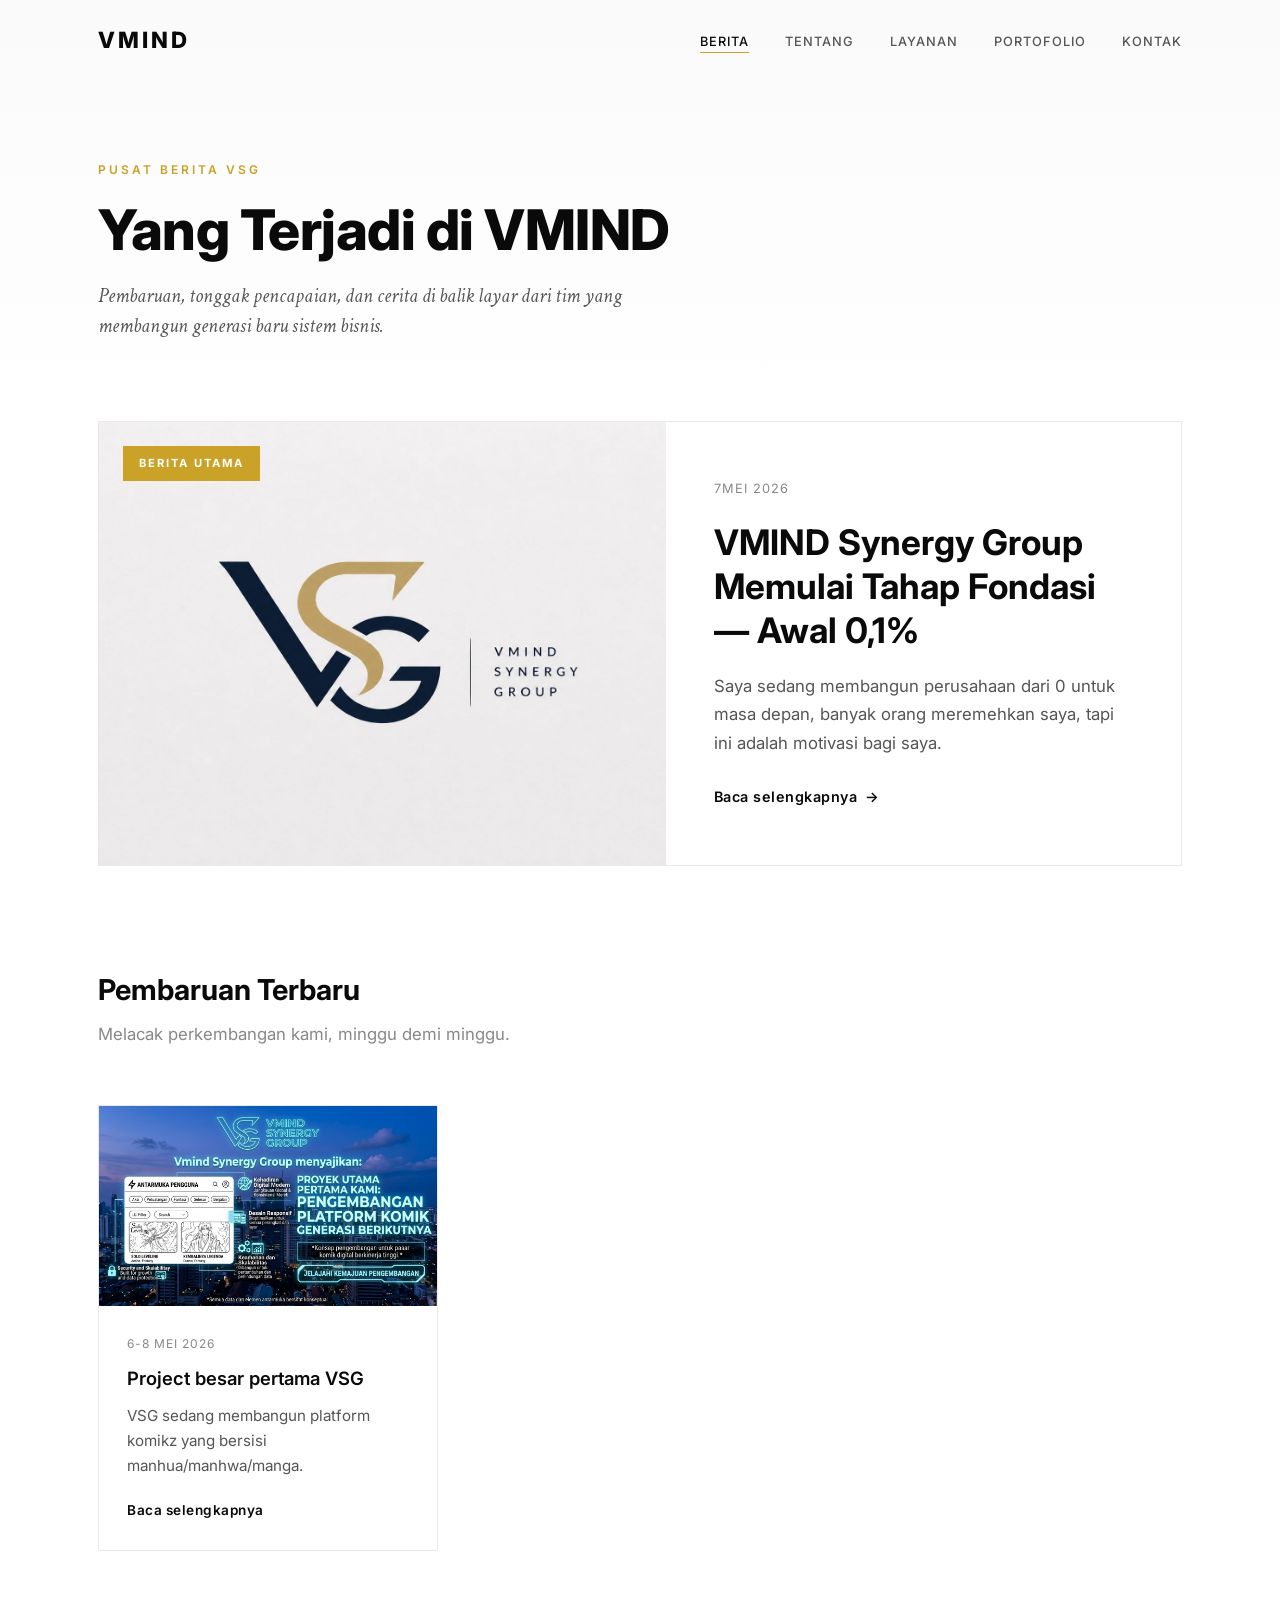
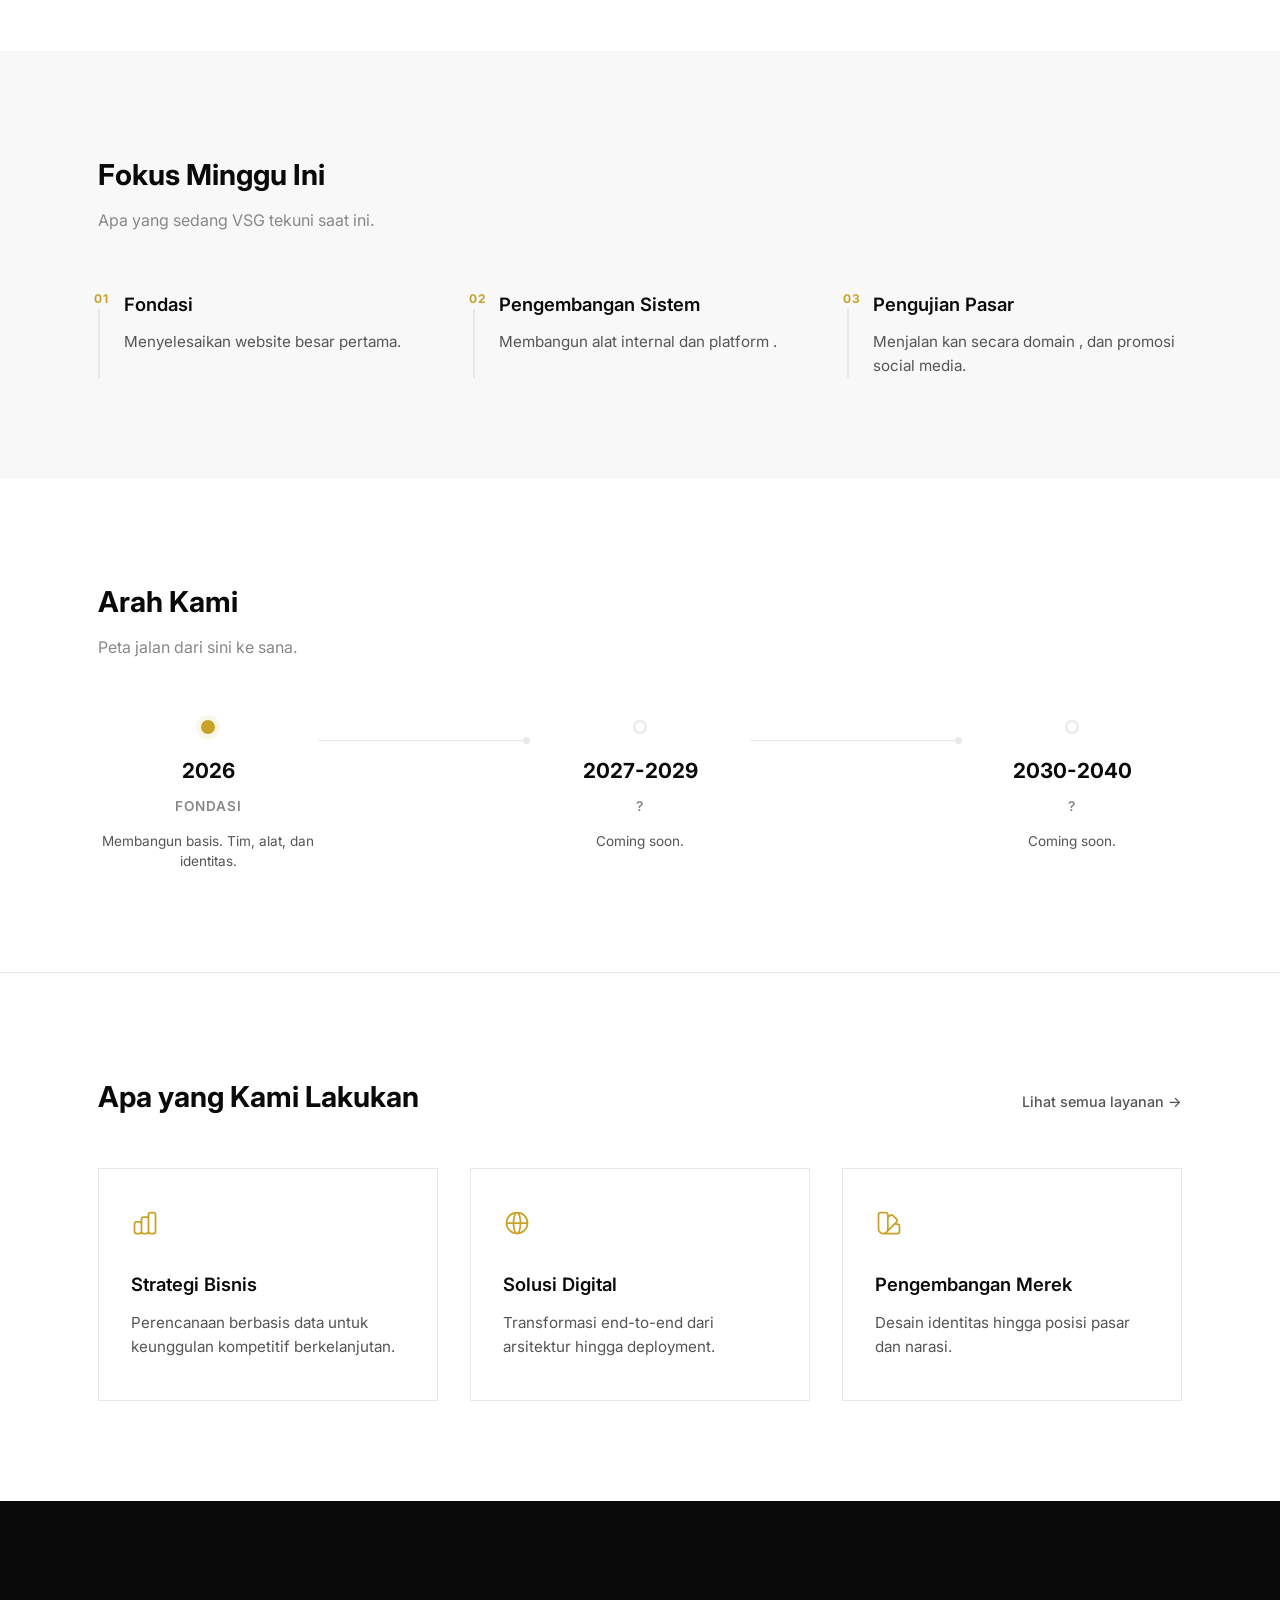
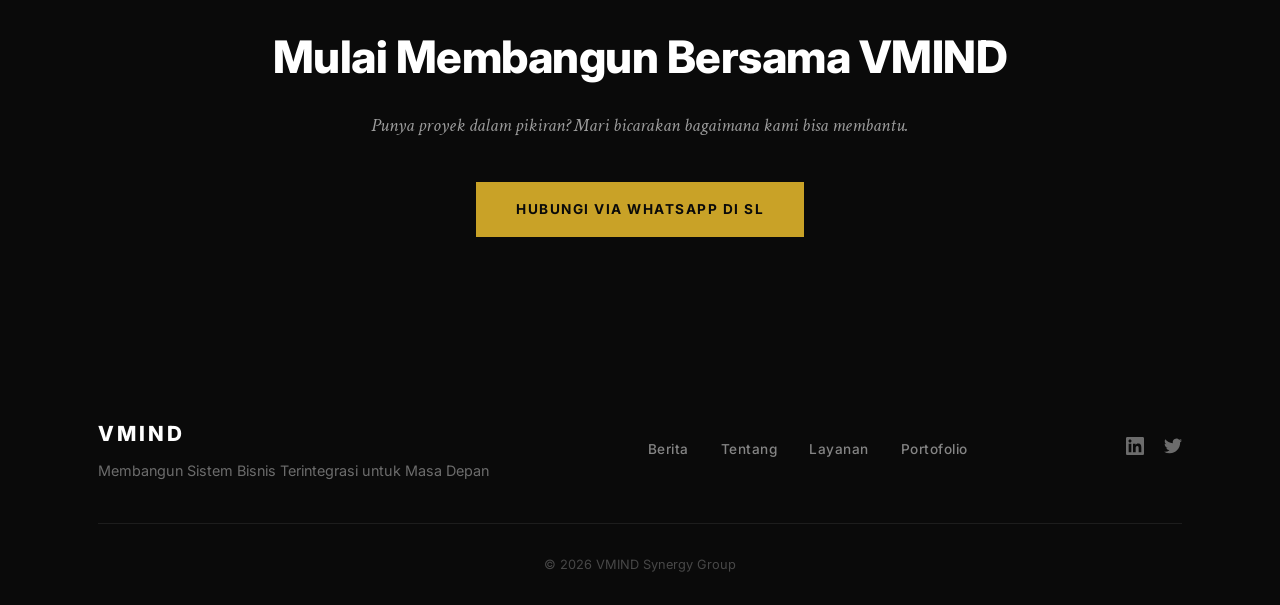
<file: index.html>
<!DOCTYPE html>
<html lang="id">
<head>
    <meta charset="UTF-8">
    <meta name="viewport" content="width=device-width, initial-scale=1.0">
    <title>VMIND Synergy Group — Membangun Sistem Bisnis Terintegrasi</title>
    <link rel="preconnect" href="https://fonts.googleapis.com">
    <link href="https://fonts.googleapis.com/css2?family=Inter:wght@300;400;500;600;700;800&family=Crimson+Text:ital,wght@0,400;0,600;1,400&display=swap" rel="stylesheet">
    <link rel="stylesheet" href="styles.css">
    <link rel="icon" type="image/png" href="Son.jpg">
    <link rel="apple-touch-icon" href="Son.jpg">
    <link rel="manifest" href="manifest.json">
</head>
<body>
    <nav class="navbar" id="navbar">
        <div class="container nav-inner">
            <a href="index.html" class="logo">VMIND</a>
            <button class="menu-toggle" id="menuToggle" aria-label="Menu">
                <span></span>
                <span></span>
            </button>
            <ul class="nav-links" id="navLinks">
                <li><a href="index.html" class="active">Berita</a></li>
                <li><a href="about.html">Tentang</a></li>
                <li><a href="services.html">Layanan</a></li>
                <li><a href="portfolio.html">Portofolio</a></li>
                <li><a href="index.html#kontak">Kontak</a></li>
            </ul>
        </div>
    </nav>

    <header class="page-header">
        <div class="container">
            <p class="header-label">Pusat Berita VSG</p>
            <h1>Yang Terjadi di VMIND</h1>
            <p class="header-desc">Pembaruan, tonggak pencapaian, dan cerita di balik layar dari tim yang membangun generasi baru sistem bisnis.</p>
        </div>
    </header>

    <main>
        <!-- Berita Utama -->
        <section class="featured-story">
            <div class="container">
                <article class="featured-article">
                    <div class="featured-visual">
                        <img src="perusahaan.jpg" alt="Tahap Fondasi VMIND">
                        <span class="featured-badge">Berita Utama</span>
                    </div>
                    <div class="featured-text">
                        <time datetime="2026-05-04">7Mei 2026</time>
                        <h2>
                            <a href="article.html?id=1">VMIND Synergy Group Memulai Tahap Fondasi — Awal 0,1%</a>
                        </h2>
                        <p>Saya sedang membangun perusahaan dari 0 untuk masa depan, banyak orang meremehkan saya, tapi ini adalah motivasi bagi saya.</p>
                        <a href="article.html?id=1" class="text-link">Baca selengkapnya <span class="arrow">→</span></a>
                    </div>
                </article>
            </div>
        </section>

        <!-- Pembaruan Terbaru -->
        <section class="updates-section">
            <div class="container">
                <div class="section-intro">
                    <h2>Pembaruan Terbaru</h2>
                    <p>Melacak perkembangan kami, minggu demi minggu.</p>
                </div>
                
                <div class="updates-list">
                    <article class="update-item">
                        <div class="update-thumb">
                            <img src="projectkomikz.png" alt="Identitas Merek">
                        </div>
                        <div class="update-body">
                            <time>6-8 Mei 2026</time>
                            <h3><a href="article.html?id=2">Project besar pertama VSG</a></h3>
                            <p>VSG sedang membangun platform komikz yang bersisi manhua/manhwa/manga.</p>
                            <a href="article.html?id=2" class="read-link">Baca selengkapnya</a>
                        </div>
                    </article>
                </div>
            </div>
        </section>

        <!-- Fokus Mingguan -->
        <section class="weekly-focus">
            <div class="container">
                <div class="focus-header">
                    <h2>Fokus Minggu Ini</h2>
                    <p>Apa yang sedang VSG tekuni saat ini.</p>
                </div>
                <div class="focus-items">
                    <div class="focus-block">
                        <span class="focus-num">01</span>
                        <div class="focus-content">
                            <h4>Fondasi </h4>
                            <p>Menyelesaikan website besar pertama.</p>
                        </div>
                    </div>
                    <div class="focus-block">
                        <span class="focus-num">02</span>
                        <div class="focus-content">
                            <h4>Pengembangan Sistem</h4>
                            <p>Membangun alat internal dan platform .</p>
                        </div>
                    </div>
                    <div class="focus-block">
                        <span class="focus-num">03</span>
                        <div class="focus-content">
                            <h4>Pengujian Pasar</h4>
                            <p>Menjalan kan secara domain , dan promosi social media.</p>
                        </div>
                    </div>
                </div>
            </div>
        </section>

        <!-- Linimasa -->
        <section class="timeline-section">
            <div class="container">
                <div class="timeline-header">
                    <h2>Arah Kami</h2>
                    <p>Peta jalan dari sini ke sana.</p>
                </div>
                <div class="timeline">
                    <div class="timeline-node active">
                        <div class="node-dot"></div>
                        <div class="node-info">
                            <span class="node-year">2026</span>
                            <span class="node-phase">Fondasi</span>
                            <p class="node-desc">Membangun basis. Tim, alat, dan identitas.</p>
                        </div>
                    </div>
                    <div class="timeline-connector"></div>
                    <div class="timeline-node">
                        <div class="node-dot"></div>
                        <div class="node-info">
                            <span class="node-year">2027-2029</span>
                            <span class="node-phase">?</span>
                            <p class="node-desc">Coming soon.</p>
                        </div>
                    </div>
                    <div class="timeline-connector"></div>
                    <div class="timeline-node">
                        <div class="node-dot"></div>
                        <div class="node-info">
                            <span class="node-year">2030-2040</span>
                            <span class="node-phase">?</span>
                            <p class="node-desc">Coming soon.</p>
                        </div>
                    </div>
                </div>
            </div>
        </section>

        <!-- Layanan Singkat -->
        <section class="quick-services">
            <div class="container">
                <div class="quick-header">
                    <h2>Apa yang Kami Lakukan</h2>
                    <a href="services.html" class="view-all">Lihat semua layanan →</a>
                </div>
                <div class="quick-grid">
                    <div class="quick-card">
                        <div class="quick-icon">
                            <svg width="28" height="28" viewBox="0 0 24 24" fill="none" stroke="currentColor" stroke-width="1.5">
                                <path d="M9 19v-6a2 2 0 00-2-2H5a2 2 0 00-2 2v6a2 2 0 002 2h2a2 2 0 002-2zm0 0V9a2 2 0 012-2h2a2 2 0 012 2v10m-6 0a2 2 0 002 2h2a2 2 0 002-2m0 0V5a2 2 0 012-2h2a2 2 0 012 2v14a2 2 0 01-2 2h-2a2 2 0 01-2-2z"/>
                            </svg>
                        </div>
                        <h4>Strategi Bisnis</h4>
                        <p>Perencanaan berbasis data untuk keunggulan kompetitif berkelanjutan.</p>
                    </div>
                    <div class="quick-card">
                        <div class="quick-icon">
                            <svg width="28" height="28" viewBox="0 0 24 24" fill="none" stroke="currentColor" stroke-width="1.5">
                                <path d="M21 12a9 9 0 01-9 9m9-9a9 9 0 00-9-9m9 9H3m9 9a9 9 0 01-9-9m9 9c1.657 0 3-4.03 3-9s-1.343-9-3-9m0 18c-1.657 0-3-4.03-3-9s1.343-9 3-9m-9 9a9 9 0 019-9"/>
                            </svg>
                        </div>
                        <h4>Solusi Digital</h4>
                        <p>Transformasi end-to-end dari arsitektur hingga deployment.</p>
                    </div>
                    <div class="quick-card">
                        <div class="quick-icon">
                            <svg width="28" height="28" viewBox="0 0 24 24" fill="none" stroke="currentColor" stroke-width="1.5">
                                <path d="M7 21a4 4 0 01-4-4V5a2 2 0 012-2h4a2 2 0 012 2v12a4 4 0 01-4 4zm0 0h12a2 2 0 002-2v-4a2 2 0 00-2-2h-2.343M11 7.343l1.657-1.657a2 2 0 012.828 0l2.829 2.829a2 2 0 010 2.828l-8.486 8.485M7 17h.01"/>
                            </svg>
                        </div>
                        <h4>Pengembangan Merek</h4>
                        <p>Desain identitas hingga posisi pasar dan narasi.</p>
                    </div>
                </div>
            </div>
        </section>

        <!-- Kontak CTA -->
        <section class="contact-cta" id="kontak">
            <div class="container">
                <div class="cta-inner">
                    <h2>Mulai Membangun Bersama VMIND</h2>
                    <p>Punya proyek dalam pikiran? Mari bicarakan bagaimana kami bisa membantu.</p>
                    <a href="https://whatsapp.com/channel/0029VbCdQUHKrWQwfw2EN80X" class="btn-primary" target="_blank" rel="noopener">Hubungi via WhatsApp di Sl</a>
                </div>
            </div>
        </section>
    </main>

    <footer class="site-footer">
        <div class="container">
            <div class="footer-main">
                <div class="footer-brand">
                    <span class="footer-logo">VMIND</span>
                    <p>Membangun Sistem Bisnis Terintegrasi untuk Masa Depan</p>
                </div>
                <div class="footer-nav">
                    <a href="index.html">Berita</a>
                    <a href="about.html">Tentang</a>
                    <a href="services.html">Layanan</a>
                    <a href="portfolio.html">Portofolio</a>
                </div>
                <div class="footer-social">
                    <a href="#" aria-label="LinkedIn">
                        <svg width="18" height="18" viewBox="0 0 24 24" fill="currentColor"><path d="M20.447 20.452h-3.554v-5.569c0-1.328-.027-3.037-1.852-3.037-1.853 0-2.136 1.445-2.136 2.939v5.667H9.351V9h3.414v1.561h.046c.477-.9 1.637-1.85 3.37-1.85 3.601 0 4.267 2.37 4.267 5.455v6.286zM5.337 7.433c-1.144 0-2.063-.926-2.063-2.065 0-1.138.92-2.063 2.063-2.063 1.14 0 2.064.925 2.064 2.063 0 1.139-.925 2.065-2.064 2.065zm1.782 13.019H3.555V9h3.564v11.452zM22.225 0H1.771C.792 0 0 .774 0 1.729v20.542C0 23.227.792 24 1.771 24h20.451C23.2 24 24 23.227 24 22.271V1.729C24 .774 23.2 0 22.222 0h.003z"/></svg>
                    </a>
                    <a href="#" aria-label="Twitter">
                        <svg width="18" height="18" viewBox="0 0 24 24" fill="currentColor"><path d="M23.953 4.57a10 10 0 01-2.825.775 4.958 4.958 0 002.163-2.723c-.951.555-2.005.959-3.127 1.184a4.92 4.92 0 00-8.384 4.482C7.69 8.095 4.067 6.13 1.64 3.162a4.822 4.822 0 00-.666 2.475c0 1.71.87 3.213 2.188 4.096a4.904 4.904 0 01-2.228-.616v.06a4.923 4.923 0 003.946 4.827 4.996 4.996 0 01-2.212.085 4.936 4.936 0 004.604 3.417 9.867 9.867 0 01-6.102 2.105c-.39 0-.779-.023-1.17-.067a13.995 13.995 0 007.557 2.209c9.053 0 13.998-7.496 13.998-13.985 0-.21 0-.42-.015-.63A9.935 9.935 0 0024 4.59z"/></svg>
                    </a>
                </div>
            </div>
            <div class="footer-bottom">
                <p>© 2026 VMIND Synergy Group</p>
            </div>
        </div>
    </footer>

    <button class="back-top" id="backTop" aria-label="Kembali ke atas">
        <svg width="16" height="16" viewBox="0 0 24 24" fill="none" stroke="currentColor" stroke-width="2.5">
            <path d="M18 15l-6-6-6 6"/>
        </svg>
    </button>

    <script src="script.js"></script>
</body>
</html>
</file>
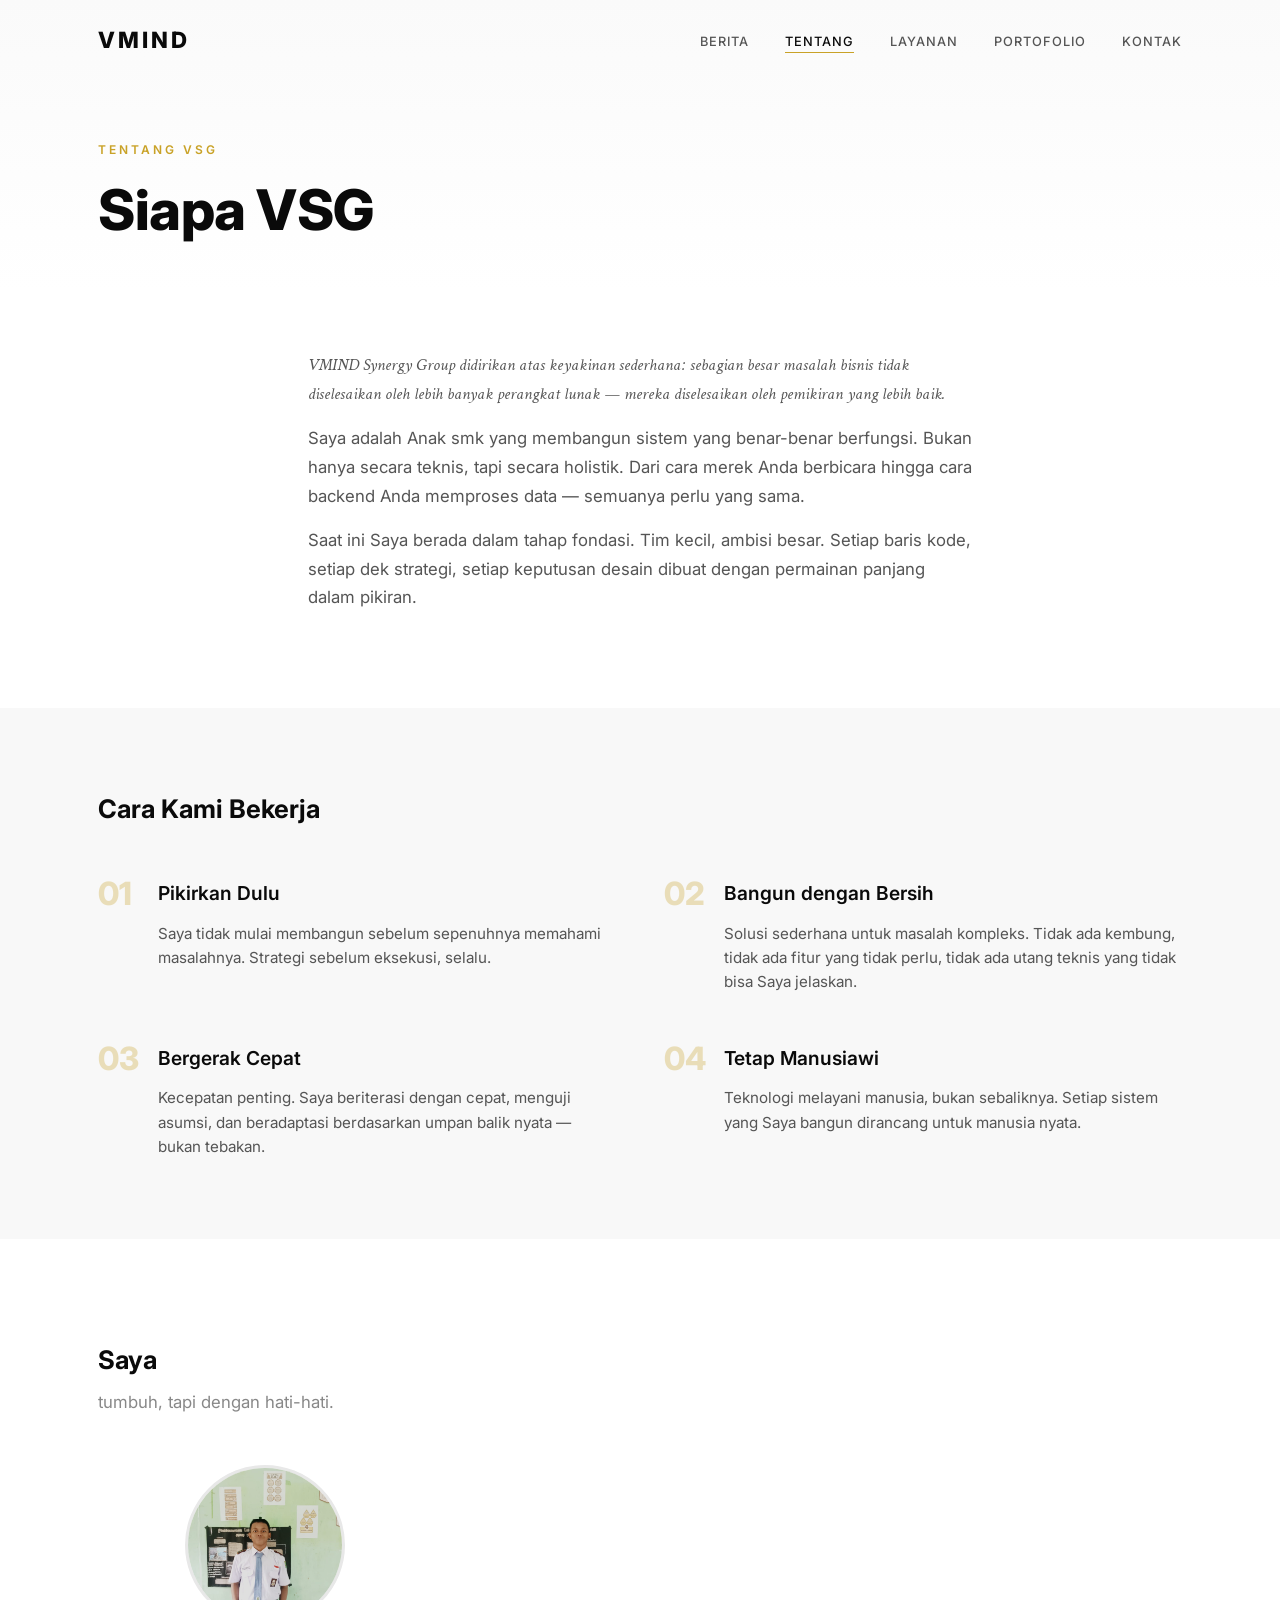
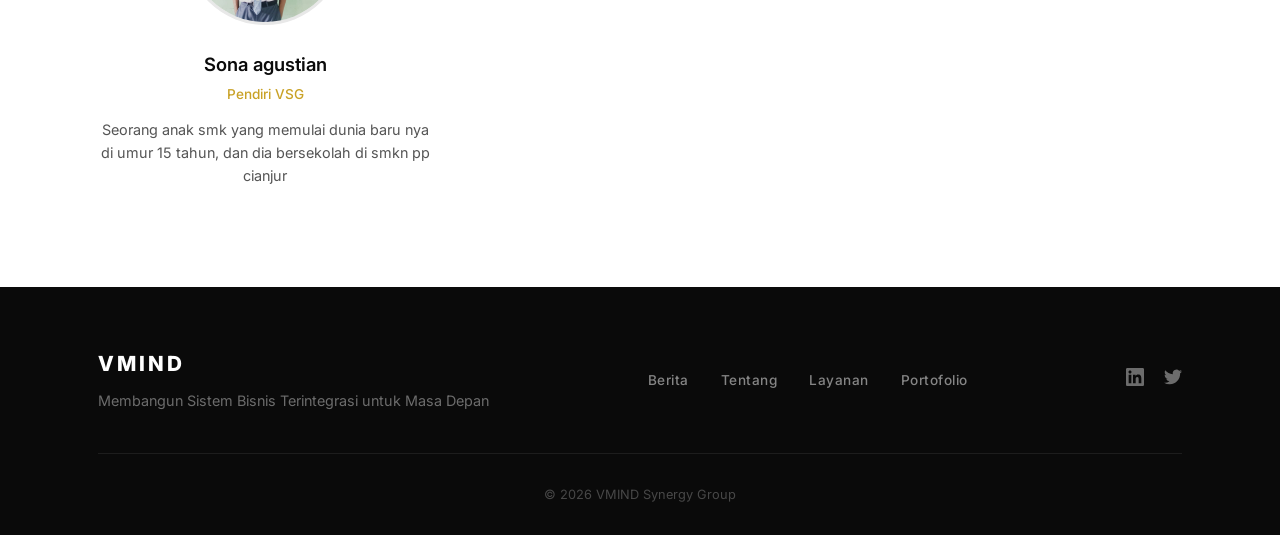
<file: about.html>
<!DOCTYPE html>
<html lang="id">
<head>
    <meta charset="UTF-8">
    <meta name="viewport" content="width=device-width, initial-scale=1.0">
    <title>Tentang Kami — VMIND Synergy Group</title>
    <link rel="preconnect" href="https://fonts.googleapis.com">
    <link href="https://fonts.googleapis.com/css2?family=Inter:wght@300;400;500;600;700;800&family=Crimson+Text:ital,wght@0,400;0,600;1,400&display=swap" rel="stylesheet">
    <link rel="stylesheet" href="styles.css">
</head>
<body>
    <nav class="navbar" id="navbar">
        <div class="container nav-inner">
            <a href="index.html" class="logo">VMIND</a>
            <button class="menu-toggle" id="menuToggle" aria-label="Menu">
                <span></span>
                <span></span>
            </button>
            <ul class="nav-links" id="navLinks">
                <li><a href="index.html">Berita</a></li>
                <li><a href="about.html" class="active">Tentang</a></li>
                <li><a href="services.html">Layanan</a></li>
                <li><a href="portfolio.html">Portofolio</a></li>
                <li><a href="index.html#kontak">Kontak</a></li>
            </ul>
        </div>
    </nav>

    <header class="page-header compact">
        <div class="container">
            <p class="header-label">Tentang VSG</p>
            <h1>Siapa VSG</h1>
        </div>
    </header>

    <main>
        <section class="about-intro">
            <div class="container narrow">
                <p class="lead-text">VMIND Synergy Group didirikan atas keyakinan sederhana: sebagian besar masalah bisnis tidak diselesaikan oleh lebih banyak perangkat lunak — mereka diselesaikan oleh pemikiran yang lebih baik.</p>
                <p>Saya adalah Anak smk yang  membangun sistem yang benar-benar berfungsi. Bukan hanya secara teknis, tapi secara holistik. Dari cara merek Anda berbicara hingga cara backend Anda memproses data — semuanya perlu yang sama.</p>
                <p>Saat ini Saya berada dalam tahap fondasi. Tim kecil, ambisi besar. Setiap baris kode, setiap dek strategi, setiap keputusan desain dibuat dengan permainan panjang dalam pikiran.</p>
            </div>
        </section>

        <section class="about-values">
            <div class="container">
                <h2>Cara Kami Bekerja</h2>
                <div class="values-grid">
                    <div class="value-item">
                        <span class="value-num">01</span>
                        <h4>Pikirkan Dulu</h4>
                        <p>Saya tidak mulai membangun sebelum sepenuhnya memahami masalahnya. Strategi sebelum eksekusi, selalu.</p>
                    </div>
                    <div class="value-item">
                        <span class="value-num">02</span>
                        <h4>Bangun dengan Bersih</h4>
                        <p>Solusi sederhana untuk masalah kompleks. Tidak ada kembung, tidak ada fitur yang tidak perlu, tidak ada utang teknis yang tidak bisa Saya jelaskan.</p>
                    </div>
                    <div class="value-item">
                        <span class="value-num">03</span>
                        <h4>Bergerak Cepat</h4>
                        <p>Kecepatan penting. Saya beriterasi dengan cepat, menguji asumsi, dan beradaptasi berdasarkan umpan balik nyata — bukan tebakan.</p>
                    </div>
                    <div class="value-item">
                        <span class="value-num">04</span>
                        <h4>Tetap Manusiawi</h4>
                        <p>Teknologi melayani manusia, bukan sebaliknya. Setiap sistem yang Saya bangun dirancang untuk manusia nyata.</p>
                    </div>
                </div>
            </div>
        </section>

        <section class="about-team">
            <div class="container">
                <h2>Saya</h2>
                <p class="team-sub"> tumbuh, tapi dengan hati-hati.</p>
                <div class="team-grid">
                    <div class="team-member">
                        <div class="member-photo">
                            <img src="CEO.jpg">
                        </div>
                        <h4>Sona agustian</h4>
                        <p class="member-role">Pendiri VSG</p>
                        <p class="member-bio">Seorang anak smk yang memulai dunia baru nya di umur 15 tahun, dan dia bersekolah di smkn pp cianjur</p>
                    </div>
                </div>
            </div>
        </section>
    </main>

    <footer class="site-footer">
        <div class="container">
            <div class="footer-main">
                <div class="footer-brand">
                    <span class="footer-logo">VMIND</span>
                    <p>Membangun Sistem Bisnis Terintegrasi untuk Masa Depan</p>
                </div>
                <div class="footer-nav">
                    <a href="index.html">Berita</a>
                    <a href="about.html">Tentang</a>
                    <a href="services.html">Layanan</a>
                    <a href="portfolio.html">Portofolio</a>
                </div>
                <div class="footer-social">
                    <a href="#" aria-label="LinkedIn">
                        <svg width="18" height="18" viewBox="0 0 24 24" fill="currentColor"><path d="M20.447 20.452h-3.554v-5.569c0-1.328-.027-3.037-1.852-3.037-1.853 0-2.136 1.445-2.136 2.939v5.667H9.351V9h3.414v1.561h.046c.477-.9 1.637-1.85 3.37-1.85 3.601 0 4.267 2.37 4.267 5.455v6.286zM5.337 7.433c-1.144 0-2.063-.926-2.063-2.065 0-1.138.92-2.063 2.063-2.063 1.14 0 2.064.925 2.064 2.063 0 1.139-.925 2.065-2.064 2.065zm1.782 13.019H3.555V9h3.564v11.452zM22.225 0H1.771C.792 0 0 .774 0 1.729v20.542C0 23.227.792 24 1.771 24h20.451C23.2 24 24 23.227 24 22.271V1.729C24 .774 23.2 0 22.222 0h.003z"/></svg>
                    </a>
                    <a href="#" aria-label="Twitter">
                        <svg width="18" height="18" viewBox="0 0 24 24" fill="currentColor"><path d="M23.953 4.57a10 10 0 01-2.825.775 4.958 4.958 0 002.163-2.723c-.951.555-2.005.959-3.127 1.184a4.92 4.92 0 00-8.384 4.482C7.69 8.095 4.067 6.13 1.64 3.162a4.822 4.822 0 00-.666 2.475c0 1.71.87 3.213 2.188 4.096a4.904 4.904 0 01-2.228-.616v.06a4.923 4.923 0 003.946 4.827 4.996 4.996 0 01-2.212.085 4.936 4.936 0 004.604 3.417 9.867 9.867 0 01-6.102 2.105c-.39 0-.779-.023-1.17-.067a13.995 13.995 0 007.557 2.209c9.053 0 13.998-7.496 13.998-13.985 0-.21 0-.42-.015-.63A9.935 9.935 0 0024 4.59z"/></svg>
                    </a>
                </div>
            </div>
            <div class="footer-bottom">
                <p>© 2026 VMIND Synergy Group</p>
            </div>
        </div>
    </footer>

    <button class="back-top" id="backTop" aria-label="Kembali ke atas">
        <svg width="16" height="16" viewBox="0 0 24 24" fill="none" stroke="currentColor" stroke-width="2.5">
            <path d="M18 15l-6-6-6 6"/>
        </svg>
    </button>

    <script src="script.js"></script>
</body>
</html>
</file>
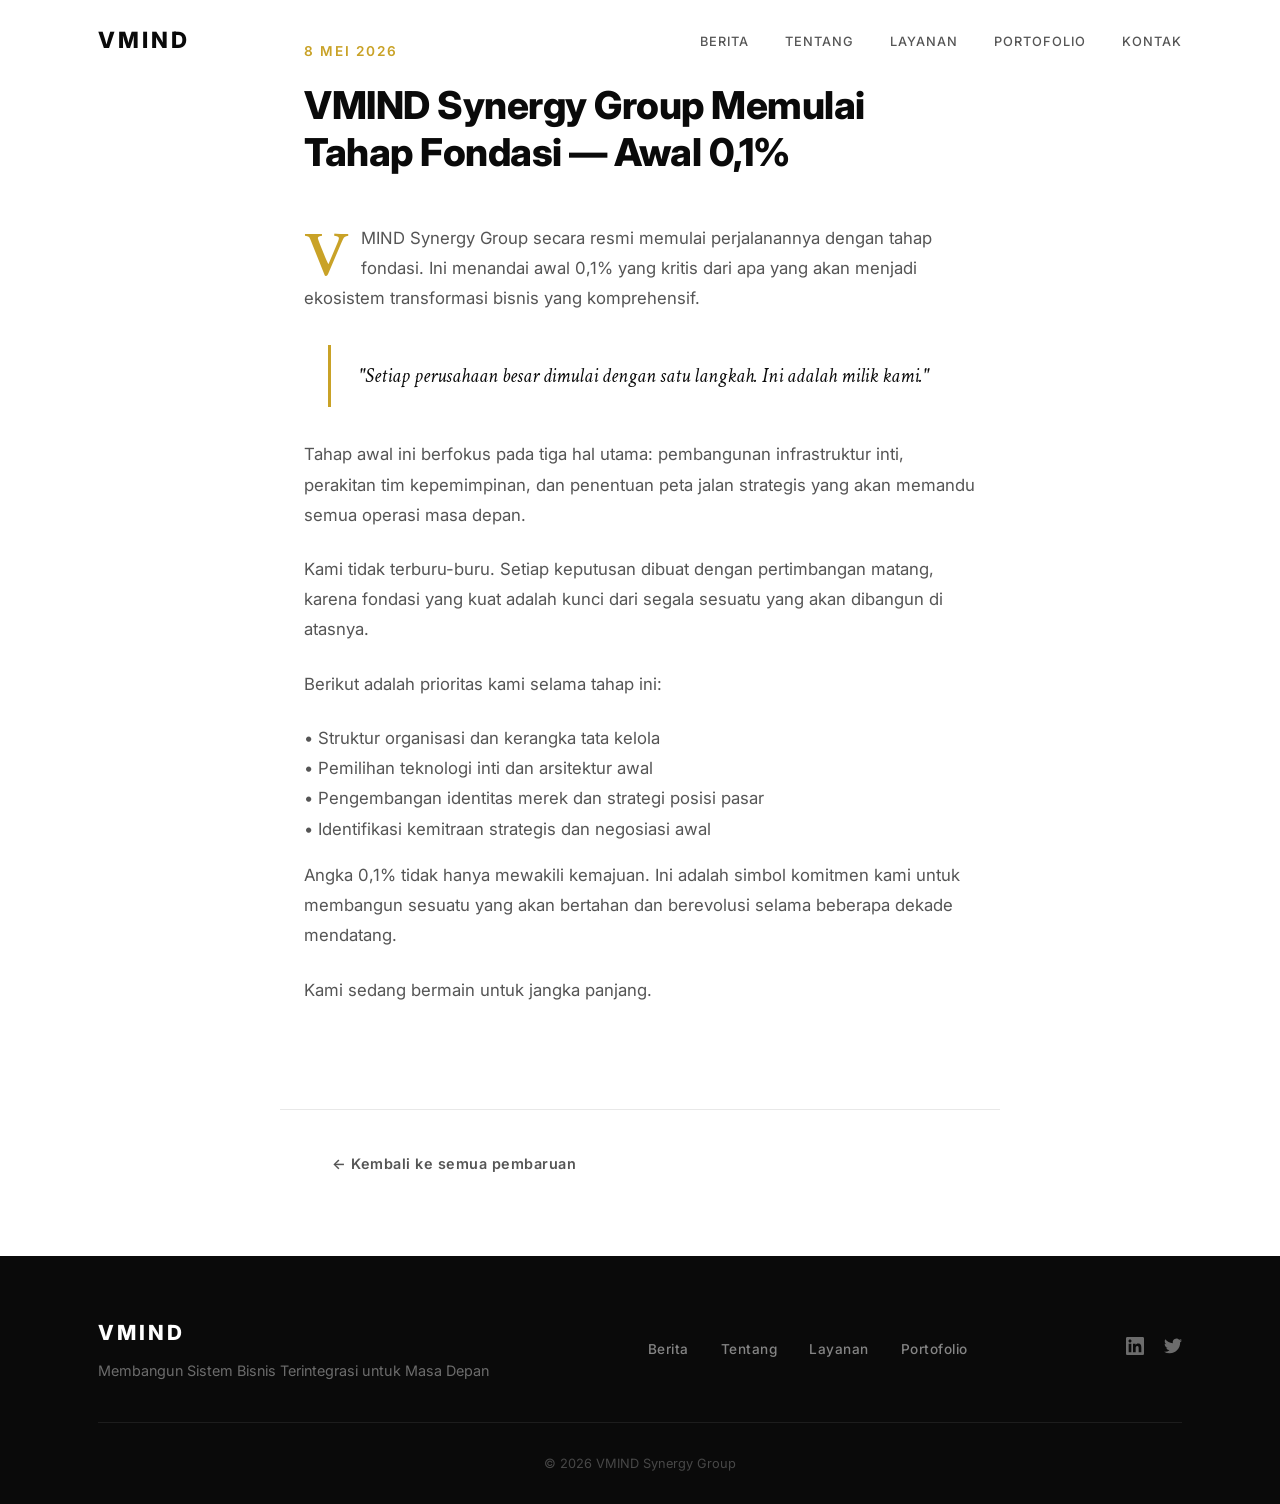
<file: article.html>
<!DOCTYPE html>
<html lang="id">
<head>
    <meta charset="UTF-8">
    <meta name="viewport" content="width=device-width, initial-scale=1.0">
    <title>Artikel — VMIND Synergy Group</title>
    <link rel="preconnect" href="https://fonts.googleapis.com">
    <link href="https://fonts.googleapis.com/css2?family=Inter:wght@300;400;500;600;700;800&family=Crimson+Text:ital,wght@0,400;0,600;1,400&display=swap" rel="stylesheet">
    <link rel="stylesheet" href="styles.css">
</head>
<body>
    <nav class="navbar" id="navbar">
        <div class="container nav-inner">
            <a href="index.html" class="logo">VMIND</a>
            <button class="menu-toggle" id="menuToggle" aria-label="Menu">
                <span></span>
                <span></span>
            </button>
            <ul class="nav-links" id="navLinks">
                <li><a href="index.html">Berita</a></li>
                <li><a href="about.html">Tentang</a></li>
                <li><a href="services.html">Layanan</a></li>
                <li><a href="portfolio.html">Portofolio</a></li>
                <li><a href="index.html#kontak">Kontak</a></li>
            </ul>
        </div>
    </nav>

    <main>
        <article class="article-page" id="articleContent">
            <!-- Konten diisi oleh JavaScript -->
        </article>

        <section class="article-nav">
            <div class="container">
                <a href="index.html" class="back-link">← Kembali ke semua pembaruan</a>
            </div>
        </section>
    </main>

    <footer class="site-footer">
        <div class="container">
            <div class="footer-main">
                <div class="footer-brand">
                    <span class="footer-logo">VMIND</span>
                    <p>Membangun Sistem Bisnis Terintegrasi untuk Masa Depan</p>
                </div>
                <div class="footer-nav">
                    <a href="index.html">Berita</a>
                    <a href="about.html">Tentang</a>
                    <a href="services.html">Layanan</a>
                    <a href="portfolio.html">Portofolio</a>
                </div>
                <div class="footer-social">
                    <a href="#" aria-label="LinkedIn">
                        <svg width="18" height="18" viewBox="0 0 24 24" fill="currentColor"><path d="M20.447 20.452h-3.554v-5.569c0-1.328-.027-3.037-1.852-3.037-1.853 0-2.136 1.445-2.136 2.939v5.667H9.351V9h3.414v1.561h.046c.477-.9 1.637-1.85 3.37-1.85 3.601 0 4.267 2.37 4.267 5.455v6.286zM5.337 7.433c-1.144 0-2.063-.926-2.063-2.065 0-1.138.92-2.063 2.063-2.063 1.14 0 2.064.925 2.064 2.063 0 1.139-.925 2.065-2.064 2.065zm1.782 13.019H3.555V9h3.564v11.452zM22.225 0H1.771C.792 0 0 .774 0 1.729v20.542C0 23.227.792 24 1.771 24h20.451C23.2 24 24 23.227 24 22.271V1.729C24 .774 23.2 0 22.222 0h.003z"/></svg>
                    </a>
                    <a href="#" aria-label="Twitter">
                        <svg width="18" height="18" viewBox="0 0 24 24" fill="currentColor"><path d="M23.953 4.57a10 10 0 01-2.825.775 4.958 4.958 0 002.163-2.723c-.951.555-2.005.959-3.127 1.184a4.92 4.92 0 00-8.384 4.482C7.69 8.095 4.067 6.13 1.64 3.162a4.822 4.822 0 00-.666 2.475c0 1.71.87 3.213 2.188 4.096a4.904 4.904 0 01-2.228-.616v.06a4.923 4.923 0 003.946 4.827 4.996 4.996 0 01-2.212.085 4.936 4.936 0 004.604 3.417 9.867 9.867 0 01-6.102 2.105c-.39 0-.779-.023-1.17-.067a13.995 13.995 0 007.557 2.209c9.053 0 13.998-7.496 13.998-13.985 0-.21 0-.42-.015-.63A9.935 9.935 0 0024 4.59z"/></svg>
                    </a>
                </div>
            </div>
            <div class="footer-bottom">
                <p>© 2026 VMIND Synergy Group</p>
            </div>
        </div>
    </footer>

    <button class="back-top" id="backTop" aria-label="Kembali ke atas">
        <svg width="16" height="16" viewBox="0 0 24 24" fill="none" stroke="currentColor" stroke-width="2.5">
            <path d="M18 15l-6-6-6 6"/>
        </svg>
    </button>

    <script src="script.js"></script>
</body>
</html>
</file>
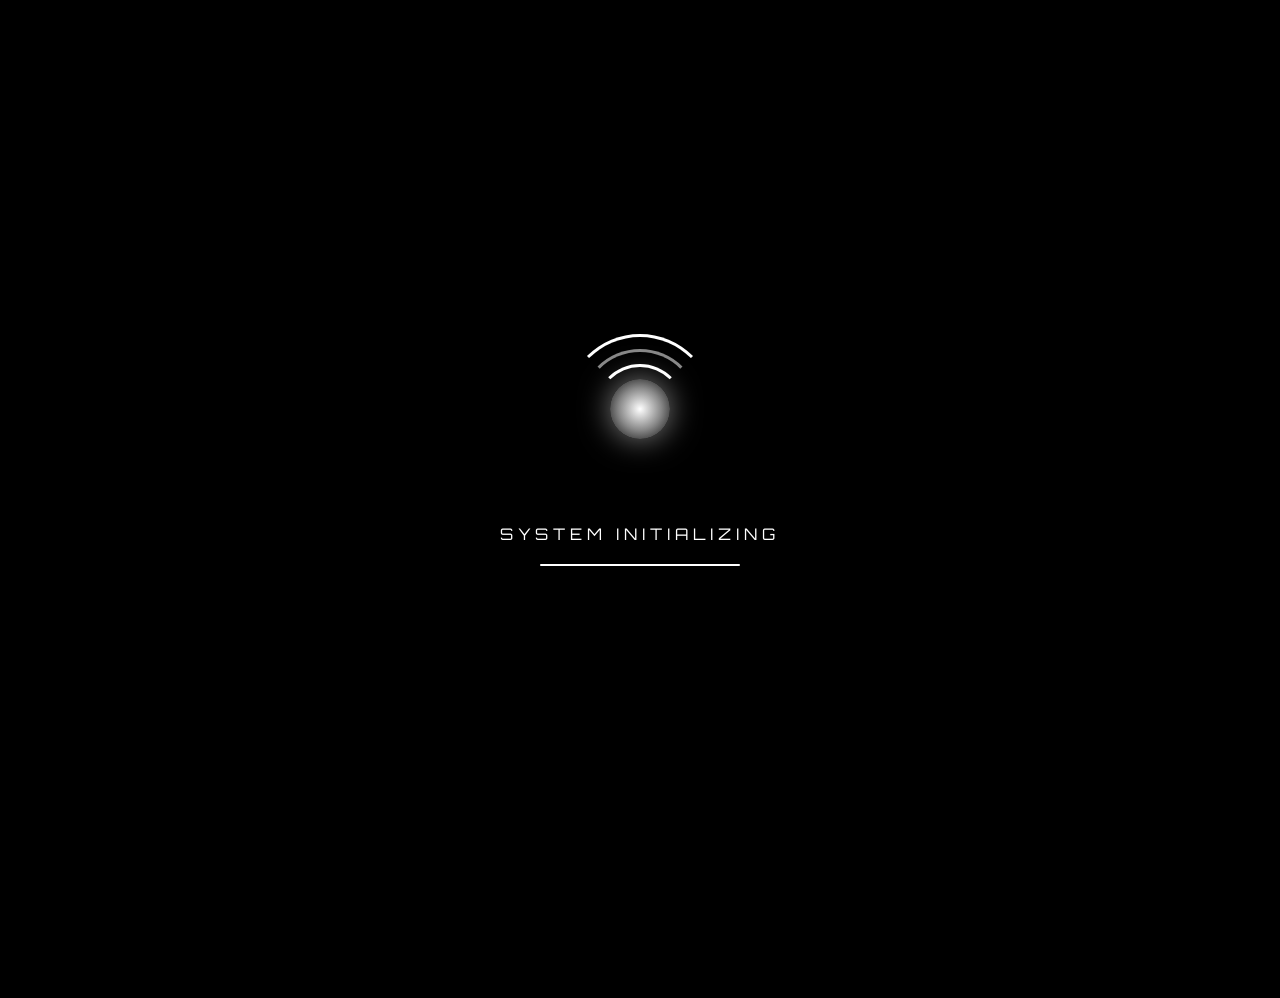
<file: branda.html>
<!DOCTYPE html>
<html lang="id">
<head>
    <meta charset="UTF-8">
    <meta name="viewport" content="width=device-width, initial-scale=1.0">
    <meta name="theme-color" content="#000000">
    <meta name="description" content="Urban Motivator - Bangkit dari Keterbatasan, Menuju Kejayaan">
    <meta name="apple-mobile-web-app-capable" content="yes">
    <meta name="apple-mobile-web-app-status-bar-style" content="black-translucent">
    <meta name="apple-mobile-web-app-title" content="Urban Motivator">
    <link rel="manifest" href="manifest.json">
    <link rel="apple-touch-icon" href="icon-192.png">
    <title>Urban Motivator - Bangkit dari Keterbatasan</title>
    <style>
        @import url('https://fonts.googleapis.com/css2?family=Orbitron:wght@400;700;900&family=Poppins:wght@300;400;600;700&display=swap');
        
        * {
            margin: 0;
            padding: 0;
            box-sizing: border-box;
        }

        body {
            font-family: 'Poppins', sans-serif;
            background: #000000;
            min-height: 100vh;
        }

        /* Loading Screen */
        #loader {
            position: fixed;
            top: 0;
            left: 0;
            width: 100%;
            height: 100%;
            background: #000000;
            display: flex;
            flex-direction: column;
            justify-content: center;
            align-items: center;
            z-index: 9999;
            transition: opacity 0.8s ease, visibility 0.8s ease;
        }

        #loader.hidden {
            opacity: 0;
            visibility: hidden;
            pointer-events: none;
        }

        .cyber-loader {
            position: relative;
            width: 150px;
            height: 150px;
        }

        .cyber-ring {
            position: absolute;
            border: 3px solid transparent;
            border-top-color: #ffffff;
            border-radius: 50%;
            animation: cyberSpin 2s linear infinite;
        }

        .cyber-ring:nth-child(1) {
            width: 150px;
            height: 150px;
            top: 0;
            left: 0;
            animation-duration: 2s;
        }

        .cyber-ring:nth-child(2) {
            width: 120px;
            height: 120px;
            top: 15px;
            left: 15px;
            border-top-color: #888888;
            animation-duration: 1.5s;
            animation-direction: reverse;
        }

        .cyber-ring:nth-child(3) {
            width: 90px;
            height: 90px;
            top: 30px;
            left: 30px;
            border-top-color: #ffffff;
            animation-duration: 1s;
        }

        .cyber-core {
            position: absolute;
            width: 60px;
            height: 60px;
            top: 45px;
            left: 45px;
            background: radial-gradient(circle, #ffffff 0%, #888888 50%, #000000 100%);
            border-radius: 50%;
            animation: corePulse 1.5s ease-in-out infinite;
            box-shadow: 0 0 30px rgba(255, 255, 255, 0.5);
        }

        @keyframes cyberSpin {
            0% { transform: rotate(0deg); }
            100% { transform: rotate(360deg); }
        }

        @keyframes corePulse {
            0%, 100% { 
                transform: scale(1);
                box-shadow: 0 0 30px rgba(255, 255, 255, 0.5);
            }
            50% { 
                transform: scale(1.1);
                box-shadow: 0 0 50px rgba(255, 255, 255, 0.8), 0 0 80px rgba(255, 255, 255, 0.4);
            }
        }

        .loader-text {
            margin-top: 40px;
            color: #ffffff;
            font-family: 'Orbitron', sans-serif;
            font-size: 1rem;
            letter-spacing: 5px;
            text-transform: uppercase;
            animation: textFlicker 2s infinite;
        }

        @keyframes textFlicker {
            0%, 100% { opacity: 1; }
            50% { opacity: 0.5; }
        }

        .progress-container {
            width: 200px;
            height: 2px;
            background: #333333;
            margin-top: 20px;
            border-radius: 2px;
            overflow: hidden;
        }

        .progress-bar {
            height: 100%;
            background: #ffffff;
            width: 0%;
            animation: loadingProgress 2.5s ease-out forwards;
            box-shadow: 0 0 10px rgba(255, 255, 255, 0.8);
        }

        @keyframes loadingProgress {
            0% { width: 0%; }
            100% { width: 100%; }
        }

        /* Install Prompt */
        #install-prompt {
            display: none;
            position: fixed;
            bottom: 20px;
            left: 50%;
            transform: translateX(-50%);
            background: rgba(255, 255, 255, 0.1);
            backdrop-filter: blur(10px);
            border: 1px solid rgba(255, 255, 255, 0.2);
            border-radius: 15px;
            padding: 20px 30px;
            z-index: 1000;
            text-align: center;
            max-width: 90%;
            width: 400px;
        }

        #install-prompt.show {
            display: block;
            animation: slideUp 0.5s ease;
        }

        @keyframes slideUp {
            from { transform: translateX(-50%) translateY(100px); opacity: 0; }
            to { transform: translateX(-50%) translateY(0); opacity: 1; }
        }

        .install-text {
            color: #ffffff;
            font-size: 0.9rem;
            margin-bottom: 15px;
            line-height: 1.5;
        }

        .install-btn {
            background: #ffffff;
            color: #000000;
            border: none;
            padding: 12px 30px;
            border-radius: 8px;
            font-family: 'Orbitron', sans-serif;
            font-weight: 600;
            cursor: pointer;
            margin-right: 10px;
            transition: all 0.3s ease;
        }

        .install-btn:hover {
            transform: scale(1.05);
            box-shadow: 0 5px 20px rgba(255, 255, 255, 0.3);
        }

        .dismiss-btn {
            background: transparent;
            color: #888888;
            border: 1px solid #888888;
            padding: 12px 25px;
            border-radius: 8px;
            font-family: 'Orbitron', sans-serif;
            cursor: pointer;
            transition: all 0.3s ease;
        }

        .dismiss-btn:hover {
            border-color: #ffffff;
            color: #ffffff;
        }

        /* Main Content */
        #main-content {
            position: relative;
            width: 100%;
            min-height: 100vh;
            overflow-y: auto;
            overflow-x: hidden;
            display: flex;
            flex-direction: column;
            justify-content: flex-start;
            align-items: center;
            padding: 50px 20px;
        }

        .city-background {
            position: fixed;
            top: 0;
            left: 0;
            width: 100%;
            height: 100%;
            background: linear-gradient(to bottom, #000000 0%, #0a0a0a 50%, #000000 100%);
            z-index: -2;
        }

        .stars {
            position: fixed;
            top: 0;
            left: 0;
            width: 100%;
            height: 100%;
            background-image: 
                radial-gradient(2px 2px at 20px 30px, rgba(255,255,255,0.8), transparent),
                radial-gradient(2px 2px at 40px 70px, rgba(255,255,255,0.6), transparent),
                radial-gradient(1px 1px at 50px 160px, rgba(255,255,255,0.9), transparent),
                radial-gradient(2px 2px at 90px 40px, rgba(255,255,255,0.5), transparent),
                radial-gradient(1px 1px at 130px 80px, rgba(255,255,255,0.7), transparent),
                radial-gradient(2px 2px at 160px 120px, rgba(255,255,255,0.6), transparent);
            background-repeat: repeat;
            background-size: 200px 200px;
            animation: twinkle 4s ease-in-out infinite;
            z-index: -1;
        }

        @keyframes twinkle {
            0%, 100% { opacity: 0.3; }
            50% { opacity: 0.8; }
        }

        .city-silhouette {
            position: fixed;
            bottom: 0;
            left: 0;
            width: 100%;
            height: 50%;
            background: url('data:image/svg+xml,<svg xmlns="http://www.w3.org/2000/svg" viewBox="0 0 1200 400"><path fill="%23050505" d="M0,400 L0,200 L30,200 L30,150 L60,150 L60,250 L90,250 L90,100 L120,100 L120,50 L150,50 L150,180 L180,180 L180,120 L210,120 L210,280 L240,280 L240,80 L270,80 L270,40 L300,40 L300,220 L330,220 L330,140 L360,140 L360,190 L390,190 L390,260 L420,260 L420,110 L450,110 L450,60 L480,60 L480,200 L510,200 L510,150 L540,150 L540,240 L570,240 L570,90 L600,90 L600,70 L630,70 L630,210 L660,210 L660,160 L690,160 L690,270 L720,270 L720,130 L750,130 L750,80 L780,80 L780,230 L810,230 L810,180 L840,180 L840,290 L870,290 L870,170 L900,170 L900,120 L930,120 L930,250 L960,250 L960,200 L990,200 L990,300 L1020,300 L1020,140 L1050,140 L1050,100 L1080,100 L1080,240 L1110,240 L1110,190 L1140,190 L1140,280 L1170,280 L1170,160 L1200,160 L1200,400 Z"/></svg>') repeat-x bottom;
            background-size: 1200px 100%;
            z-index: -1;
            opacity: 0.95;
        }

        .city-lights {
            position: fixed;
            bottom: 0;
            left: 0;
            width: 100%;
            height: 50%;
            background: 
                radial-gradient(circle at 3% 85%, rgba(255,255,255,0.9) 0px, transparent 4px),
                radial-gradient(circle at 8% 75%, rgba(255,255,255,0.7) 0px, transparent 3px),
                radial-gradient(circle at 13% 90%, rgba(255,255,255,0.8) 0px, transparent 4px),
                radial-gradient(circle at 18% 80%, rgba(255,255,255,0.6) 0px, transparent 3px),
                radial-gradient(circle at 23% 88%, rgba(255,255,255,0.9) 0px, transparent 4px),
                radial-gradient(circle at 28% 78%, rgba(255,255,255,0.7) 0px, transparent 3px),
                radial-gradient(circle at 33% 92%, rgba(255,255,255,0.8) 0px, transparent 4px),
                radial-gradient(circle at 38% 82%, rgba(255,255,255,0.6) 0px, transparent 3px),
                radial-gradient(circle at 43% 87%, rgba(255,255,255,0.9) 0px, transparent 4px),
                radial-gradient(circle at 48% 77%, rgba(255,255,255,0.7) 0px, transparent 3px),
                radial-gradient(circle at 53% 91%, rgba(255,255,255,0.8) 0px, transparent 4px),
                radial-gradient(circle at 58% 81%, rgba(255,255,255,0.6) 0px, transparent 3px),
                radial-gradient(circle at 63% 86%, rgba(255,255,255,0.9) 0px, transparent 4px),
                radial-gradient(circle at 68% 76%, rgba(255,255,255,0.7) 0px, transparent 3px),
                radial-gradient(circle at 73% 90%, rgba(255,255,255,0.8) 0px, transparent 4px),
                radial-gradient(circle at 78% 80%, rgba(255,255,255,0.6) 0px, transparent 3px),
                radial-gradient(circle at 83% 85%, rgba(255,255,255,0.9) 0px, transparent 4px),
                radial-gradient(circle at 88% 75%, rgba(255,255,255,0.7) 0px, transparent 3px),
                radial-gradient(circle at 93% 89%, rgba(255,255,255,0.8) 0px, transparent 4px),
                radial-gradient(circle at 98% 79%, rgba(255,255,255,0.6) 0px, transparent 3px);
            z-index: -1;
            animation: lightsFlicker 2s ease-in-out infinite;
        }

        @keyframes lightsFlicker {
            0%, 100% { opacity: 0.5; }
            50% { opacity: 1; }
        }

        .container {
            text-align: center;
            z-index: 10;
            padding: 20px;
            max-width: 1200px;
            width: 100%;
        }

        .title {
            font-family: 'Orbitron', sans-serif;
            font-size: 3.5rem;
            font-weight: 900;
            color: #ffffff;
            margin-bottom: 15px;
            text-transform: uppercase;
            letter-spacing: 8px;
            animation: titleGlow 3s ease-in-out infinite;
            text-shadow: 0 0 20px rgba(255,255,255,0.3);
        }

        @keyframes titleGlow {
            0%, 100% { text-shadow: 0 0 20px rgba(255,255,255,0.3), 0 0 40px rgba(255,255,255,0.1); }
            50% { text-shadow: 0 0 40px rgba(255,255,255,0.6), 0 0 80px rgba(255,255,255,0.3), 0 0 120px rgba(255,255,255,0.1); }
        }

        .subtitle {
            color: #666666;
            font-size: 1.2rem;
            margin-bottom: 60px;
            letter-spacing: 3px;
            text-transform: uppercase;
        }

        .quote-box {
            background: rgba(255, 255, 255, 0.02);
            backdrop-filter: blur(10px);
            border: 1px solid rgba(255, 255, 255, 0.15);
            border-radius: 20px;
            padding: 40px 50px;
            margin-bottom: 60px;
            max-width: 800px;
            margin-left: auto;
            margin-right: auto;
            position: relative;
            overflow: hidden;
        }

        .quote-box::before {
            content: '"';
            position: absolute;
            top: -10px;
            left: 20px;
            font-size: 120px;
            color: rgba(255, 255, 255, 0.08);
            font-family: serif;
            line-height: 1;
        }

        .quote-text {
            font-size: 1.6rem;
            color: #ffffff;
            line-height: 1.9;
            font-weight: 300;
            position: relative;
            z-index: 1;
            letter-spacing: 0.5px;
        }

        .quote-author {
            margin-top: 25px;
            color: #888888;
            font-size: 1.1rem;
            font-style: italic;
            letter-spacing: 2px;
        }

        .buttons-grid {
            display: grid;
            grid-template-columns: repeat(4, 1fr);
            gap: 25px;
            max-width: 900px;
            margin: 0 auto 50px auto;
        }

        .buttons-grid a {
            display: flex;
            align-items: center;
            justify-content: center;
            padding: 30px 25px;
            background: #000000;
            border: 2px solid #ffffff;
            border-radius: 12px;
            color: #ffffff;
            text-decoration: none;
            font-family: 'Orbitron', sans-serif;
            font-size: 1rem;
            font-weight: 600;
            letter-spacing: 2px;
            transition: all 0.4s cubic-bezier(0.4, 0, 0.2, 1);
            min-height: 100px;
            text-align: center;
            box-shadow: 0 4px 20px rgba(0, 0, 0, 0.8);
            text-transform: uppercase;
            position: relative;
            overflow: hidden;
        }

        .buttons-grid a::before {
            content: '';
            position: absolute;
            top: 0;
            left: -100%;
            width: 100%;
            height: 100%;
            background: linear-gradient(90deg, transparent, rgba(255,255,255,0.2), transparent);
            transition: left 0.5s ease;
        }

        .buttons-grid a:hover::before {
            left: 100%;
        }

        .buttons-grid a:hover {
            background: #ffffff;
            color: #000000;
            transform: translateY(-5px) scale(1.02);
            box-shadow: 0 15px 40px rgba(255, 255, 255, 0.25), 0 0 60px rgba(255, 255, 255, 0.1);
            border-color: #ffffff;
        }

        @media (max-width: 968px) {
            .buttons-grid {
                grid-template-columns: repeat(2, 1fr);
            }
            .title {
                font-size: 2.5rem;
                letter-spacing: 4px;
            }
            .quote-text {
                font-size: 1.3rem;
            }
        }

        @media (max-width: 480px) {
            .buttons-grid {
                grid-template-columns: 1fr;
            }
            .title {
                font-size: 1.8rem;
                letter-spacing: 2px;
            }
            .quote-box {
                padding: 30px 25px;
            }
            #install-prompt {
                width: 95%;
                padding: 15px 20px;
            }
        }

        .particle {
            position: fixed;
            width: 3px;
            height: 3px;
            background: rgba(255, 255, 255, 0.5);
            border-radius: 50%;
            animation: float 15s infinite linear;
            z-index: -1;
        }

        @keyframes float {
            0% { transform: translateY(100vh) translateX(0); opacity: 0; }
            10% { opacity: 0.7; }
            90% { opacity: 0.7; }
            100% { transform: translateY(-100vh) translateX(50px); opacity: 0; }
        }

        ::-webkit-scrollbar {
            width: 8px;
        }

        ::-webkit-scrollbar-track {
            background: #000000;
        }

        ::-webkit-scrollbar-thumb {
            background: #333333;
            border-radius: 4px;
        }

        ::-webkit-scrollbar-thumb:hover {
            background: #555555;
        }
    </style>
</head>
<body>
    <!-- Loading Screen -->
    <div id="loader">
        <div class="cyber-loader">
            <div class="cyber-ring"></div>
            <div class="cyber-ring"></div>
            <div class="cyber-ring"></div>
            <div class="cyber-core"></div>
        </div>
        <div class="loader-text">SYSTEM INITIALIZING</div>
        <div class="progress-container">
            <div class="progress-bar"></div>
        </div>
    </div>

    <!-- Install Prompt -->
    <div id="install-prompt">
        <p class="install-text">Install Urban Motivator ke Home Screen untuk akses cepat!</p>
        <button class="install-btn" id="install-btn">INSTALL</button>
        <button class="dismiss-btn" id="dismiss-btn">NANTI</button>
    </div>

    <!-- Main Content -->
    <div id="main-content">
        <div class="city-background"></div>
        <div class="stars"></div>
        <div class="city-silhouette"></div>
        <div class="city-lights"></div>
        
        <div class="particle" style="left: 5%; animation-delay: 0s;"></div>
        <div class="particle" style="left: 15%; animation-delay: 3s;"></div>
        <div class="particle" style="left: 25%; animation-delay: 6s;"></div>
        <div class="particle" style="left: 35%; animation-delay: 9s;"></div>
        <div class="particle" style="left: 45%; animation-delay: 12s;"></div>
        <div class="particle" style="left: 55%; animation-delay: 1s;"></div>
        <div class="particle" style="left: 65%; animation-delay: 4s;"></div>
        <div class="particle" style="left: 75%; animation-delay: 7s;"></div>
        <div class="particle" style="left: 85%; animation-delay: 10s;"></div>
        <div class="particle" style="left: 95%; animation-delay: 13s;"></div>

        <div class="container">
            <h1 class="title">URBAN MOTIVATOR</h1>
            <p class="subtitle">Bangkit dari Keterbatasan, Menuju Kejayaan</p>
            
            <div class="quote-box">
                <p class="quote-text">
                    Kondisimu sekarang bukan penentu masa depanmu. Miskin, jelek, atau hancur hanyalah label sementara. Yang terpenting adalah tekadmu untuk bangkit. Setiap malam yang gelap akan berakhir dengan fajar. Ingat: berlian terbentuk dari tekanan, dan baja ditempa dari api. Kamu lebih kuat dari yang kamu kira.
                </p>
                <p class="quote-author">— Untuk Dirimu yang Luar Biasa</p>
            </div>

            <div class="buttons-grid">
                <a href="son.html">son.html</a>
                <a href="vision.html">vision.html</a>
                <a href="goals.html">goals.html</a>
                <a href="success.html">success.html</a>
            </div>
        </div>
    </div>

    <script>
        // Loading animation
        window.addEventListener('load', function() {
            setTimeout(function() {
                document.getElementById('loader').classList.add('hidden');
            }, 2800);
        });

        // PWA Install Prompt
        let deferredPrompt;
        const installPrompt = document.getElementById('install-prompt');
        const installBtn = document.getElementById('install-btn');
        const dismissBtn = document.getElementById('dismiss-btn');

        window.addEventListener('beforeinstallprompt', (e) => {
            e.preventDefault();
            deferredPrompt = e;
            setTimeout(() => {
                installPrompt.classList.add('show');
            }, 3000);
        });

        installBtn.addEventListener('click', async () => {
            if (deferredPrompt) {
                deferredPrompt.prompt();
                const { outcome } = await deferredPrompt.userChoice;
                if (outcome === 'accepted') {
                    installPrompt.classList.remove('show');
                }
                deferredPrompt = null;
            }
        });

        dismissBtn.addEventListener('click', () => {
            installPrompt.classList.remove('show');
        });

        // Register Service Worker
        if ('serviceWorker' in navigator) {
            navigator.serviceWorker.register('sw.js').then((registration) => {
                console.log('Service Worker registered:', registration);
            }).catch((error) => {
                console.log('Service Worker registration failed:', error);
            });
        }

        // Quotes rotation
        const quotes = [
            {
                text: "Kondisimu sekarang bukan penentu masa depanmu. Miskin, jelek, atau hancur hanyalah label sementara. Yang terpenting adalah tekadmu untuk bangkit.",
                author: "— Untuk Dirimu yang Luar Biasa"
            },
            {
                text: "Overcoming poverty is not a task of charity, it is an act of justice. Like Slavery and Apartheid, poverty is not natural. It is man-made and it can be overcome.",
                author: "— Nelson Mandela"
            },
            {
                text: "Pain teaches you more than pleasure. Failure teaches you more than success. Poverty teaches you more than prosperity. Adversity teaches you more than comfort.",
                author: "— Matshona Dhliwayo"
            },
            {
                text: "The opposite of poverty is not wealth; the opposite of poverty is justice. You have the power to rewrite your story.",
                author: "— Bryan Stevenson"
            },
            {
                text: "Jangan biarkan keadaanmu sekarang mendefinisikan siapa kamu. Kamu adalah mimpi yang sedang menunggu untuk diwujudkan.",
                author: "— Urban Motivator"
            }
        ];

        let currentQuote = 0;
        const quoteText = document.querySelector('.quote-text');
        const quoteAuthor = document.querySelector('.quote-author');

        setInterval(() => {
            currentQuote = (currentQuote + 1) % quotes.length;
            quoteText.style.opacity = '0';
            quoteAuthor.style.opacity = '0';
            
            setTimeout(() => {
                quoteText.textContent = quotes[currentQuote].text;
                quoteAuthor.textContent = quotes[currentQuote].author;
                quoteText.style.opacity = '1';
                quoteAuthor.style.opacity = '1';
            }, 500);
        }, 8000);

        quoteText.style.transition = 'opacity 0.5s ease';
        quoteAuthor.style.transition = 'opacity 0.5s ease';
    </script>
</body>
</html>
</file>
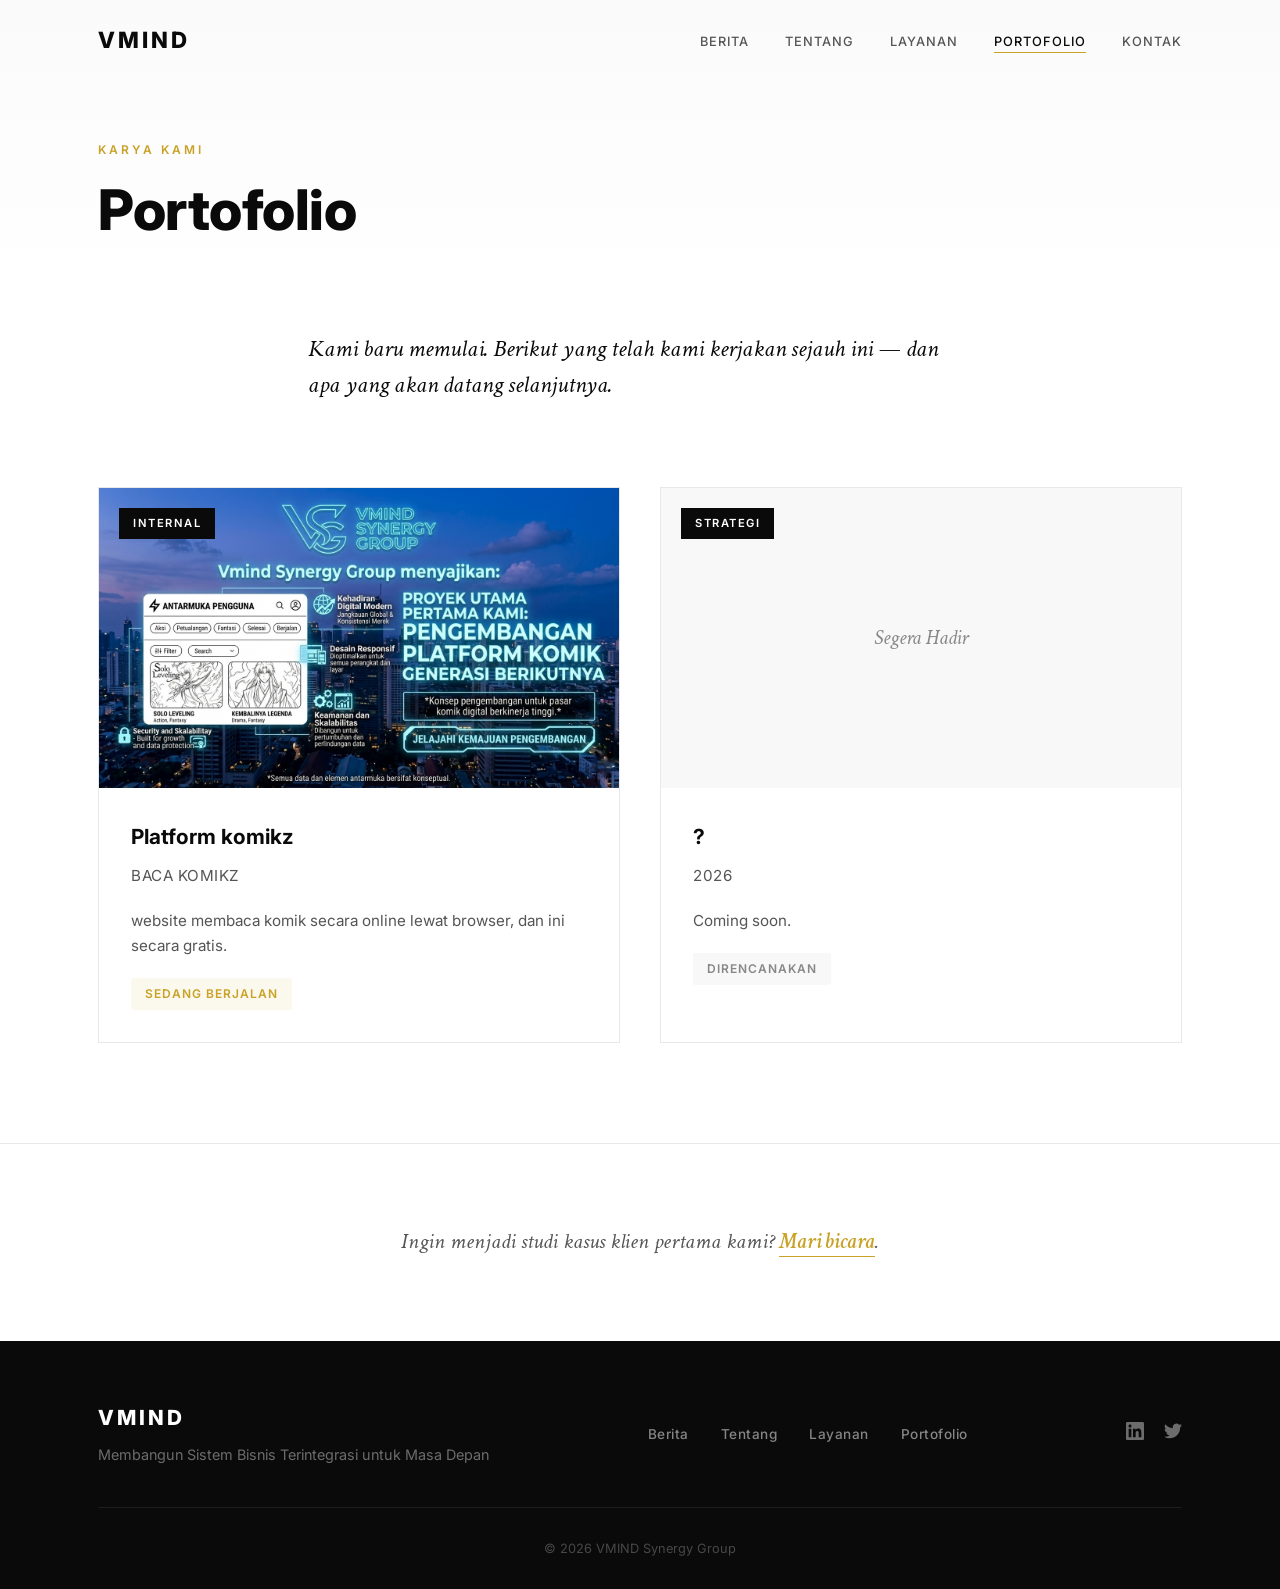
<file: portfolio.html>
<!DOCTYPE html>
<html lang="id">
<head>
    <meta charset="UTF-8">
    <meta name="viewport" content="width=device-width, initial-scale=1.0">
    <title>Portofolio — VMIND Synergy Group</title>
    <link rel="preconnect" href="https://fonts.googleapis.com">
    <link href="https://fonts.googleapis.com/css2?family=Inter:wght@300;400;500;600;700;800&family=Crimson+Text:ital,wght@0,400;0,600;1,400&display=swap" rel="stylesheet">
    <link rel="stylesheet" href="styles.css">
</head>
<body>
    <nav class="navbar" id="navbar">
        <div class="container nav-inner">
            <a href="index.html" class="logo">VMIND</a>
            <button class="menu-toggle" id="menuToggle" aria-label="Menu">
                <span></span>
                <span></span>
            </button>
            <ul class="nav-links" id="navLinks">
                <li><a href="index.html">Berita</a></li>
                <li><a href="about.html">Tentang</a></li>
                <li><a href="services.html">Layanan</a></li>
                <li><a href="portfolio.html" class="active">Portofolio</a></li>
                <li><a href="index.html#kontak">Kontak</a></li>
            </ul>
        </div>
    </nav>

    <header class="page-header compact">
        <div class="container">
            <p class="header-label">Karya Kami</p>
            <h1>Portofolio</h1>
        </div>
    </header>

    <main>
        <section class="portfolio-intro">
            <div class="container narrow">
                <p class="lead-text">Kami baru memulai. Berikut yang telah kami kerjakan sejauh ini — dan apa yang akan datang selanjutnya.</p>
            </div>
        </section>

        <section class="portfolio-grid">
            <div class="container">
                <div class="project-list">
                    <article class="project-card">
                        <div class="project-image">
                            <img src="projectkomikz.png">
                            <span class="project-tag">Internal</span>
                        </div>
                        <div class="project-info">
                            <h3>Platform komikz</h3>
                            <p class="project-meta">Baca komikz</p>
                            <p>website membaca komik secara online lewat browser, dan ini secara gratis.</p>
                            <span class="project-status in-progress">Sedang Berjalan</span>
                        </div>
                    </article>

                    <article class="project-card">
                        <div class="project-image">
                            <div class="project-placeholder">
                                <span>Segera Hadir</span>
                            </div>
                            <span class="project-tag">Strategi</span>
                        </div>
                        <div class="project-info">
                            <h3>?</h3>
                            <p class="project-meta">2026</p>
                            <p>Coming soon.</p>
                            <span class="project-status planned">Direncanakan</span>
                        </div>
                    </article>
                </div>
            </div>
        </section>

        <section class="portfolio-cta">
            <div class="container narrow">
                <p class="cta-text">Ingin menjadi studi kasus klien pertama kami? <a href="index.html#kontak">Mari bicara</a>.</p>
            </div>
        </section>
    </main>

    <footer class="site-footer">
        <div class="container">
            <div class="footer-main">
                <div class="footer-brand">
                    <span class="footer-logo">VMIND</span>
                    <p>Membangun Sistem Bisnis Terintegrasi untuk Masa Depan</p>
                </div>
                <div class="footer-nav">
                    <a href="index.html">Berita</a>
                    <a href="about.html">Tentang</a>
                    <a href="services.html">Layanan</a>
                    <a href="portfolio.html">Portofolio</a>
                </div>
                <div class="footer-social">
                    <a href="#" aria-label="LinkedIn">
                        <svg width="18" height="18" viewBox="0 0 24 24" fill="currentColor"><path d="M20.447 20.452h-3.554v-5.569c0-1.328-.027-3.037-1.852-3.037-1.853 0-2.136 1.445-2.136 2.939v5.667H9.351V9h3.414v1.561h.046c.477-.9 1.637-1.85 3.37-1.85 3.601 0 4.267 2.37 4.267 5.455v6.286zM5.337 7.433c-1.144 0-2.063-.926-2.063-2.065 0-1.138.92-2.063 2.063-2.063 1.14 0 2.064.925 2.064 2.063 0 1.139-.925 2.065-2.064 2.065zm1.782 13.019H3.555V9h3.564v11.452zM22.225 0H1.771C.792 0 0 .774 0 1.729v20.542C0 23.227.792 24 1.771 24h20.451C23.2 24 24 23.227 24 22.271V1.729C24 .774 23.2 0 22.222 0h.003z"/></svg>
                    </a>
                    <a href="#" aria-label="Twitter">
                        <svg width="18" height="18" viewBox="0 0 24 24" fill="currentColor"><path d="M23.953 4.57a10 10 0 01-2.825.775 4.958 4.958 0 002.163-2.723c-.951.555-2.005.959-3.127 1.184a4.92 4.92 0 00-8.384 4.482C7.69 8.095 4.067 6.13 1.64 3.162a4.822 4.822 0 00-.666 2.475c0 1.71.87 3.213 2.188 4.096a4.904 4.904 0 01-2.228-.616v.06a4.923 4.923 0 003.946 4.827 4.996 4.996 0 01-2.212.085 4.936 4.936 0 004.604 3.417 9.867 9.867 0 01-6.102 2.105c-.39 0-.779-.023-1.17-.067a13.995 13.995 0 007.557 2.209c9.053 0 13.998-7.496 13.998-13.985 0-.21 0-.42-.015-.63A9.935 9.935 0 0024 4.59z"/></svg>
                    </a>
                </div>
            </div>
            <div class="footer-bottom">
                <p>© 2026 VMIND Synergy Group</p>
            </div>
        </div>
    </footer>

    <button class="back-top" id="backTop" aria-label="Kembali ke atas">
        <svg width="16" height="16" viewBox="0 0 24 24" fill="none" stroke="currentColor" stroke-width="2.5">
            <path d="M18 15l-6-6-6 6"/>
        </svg>
    </button>

    <script src="script.js"></script>
</body>
</html>
</file>
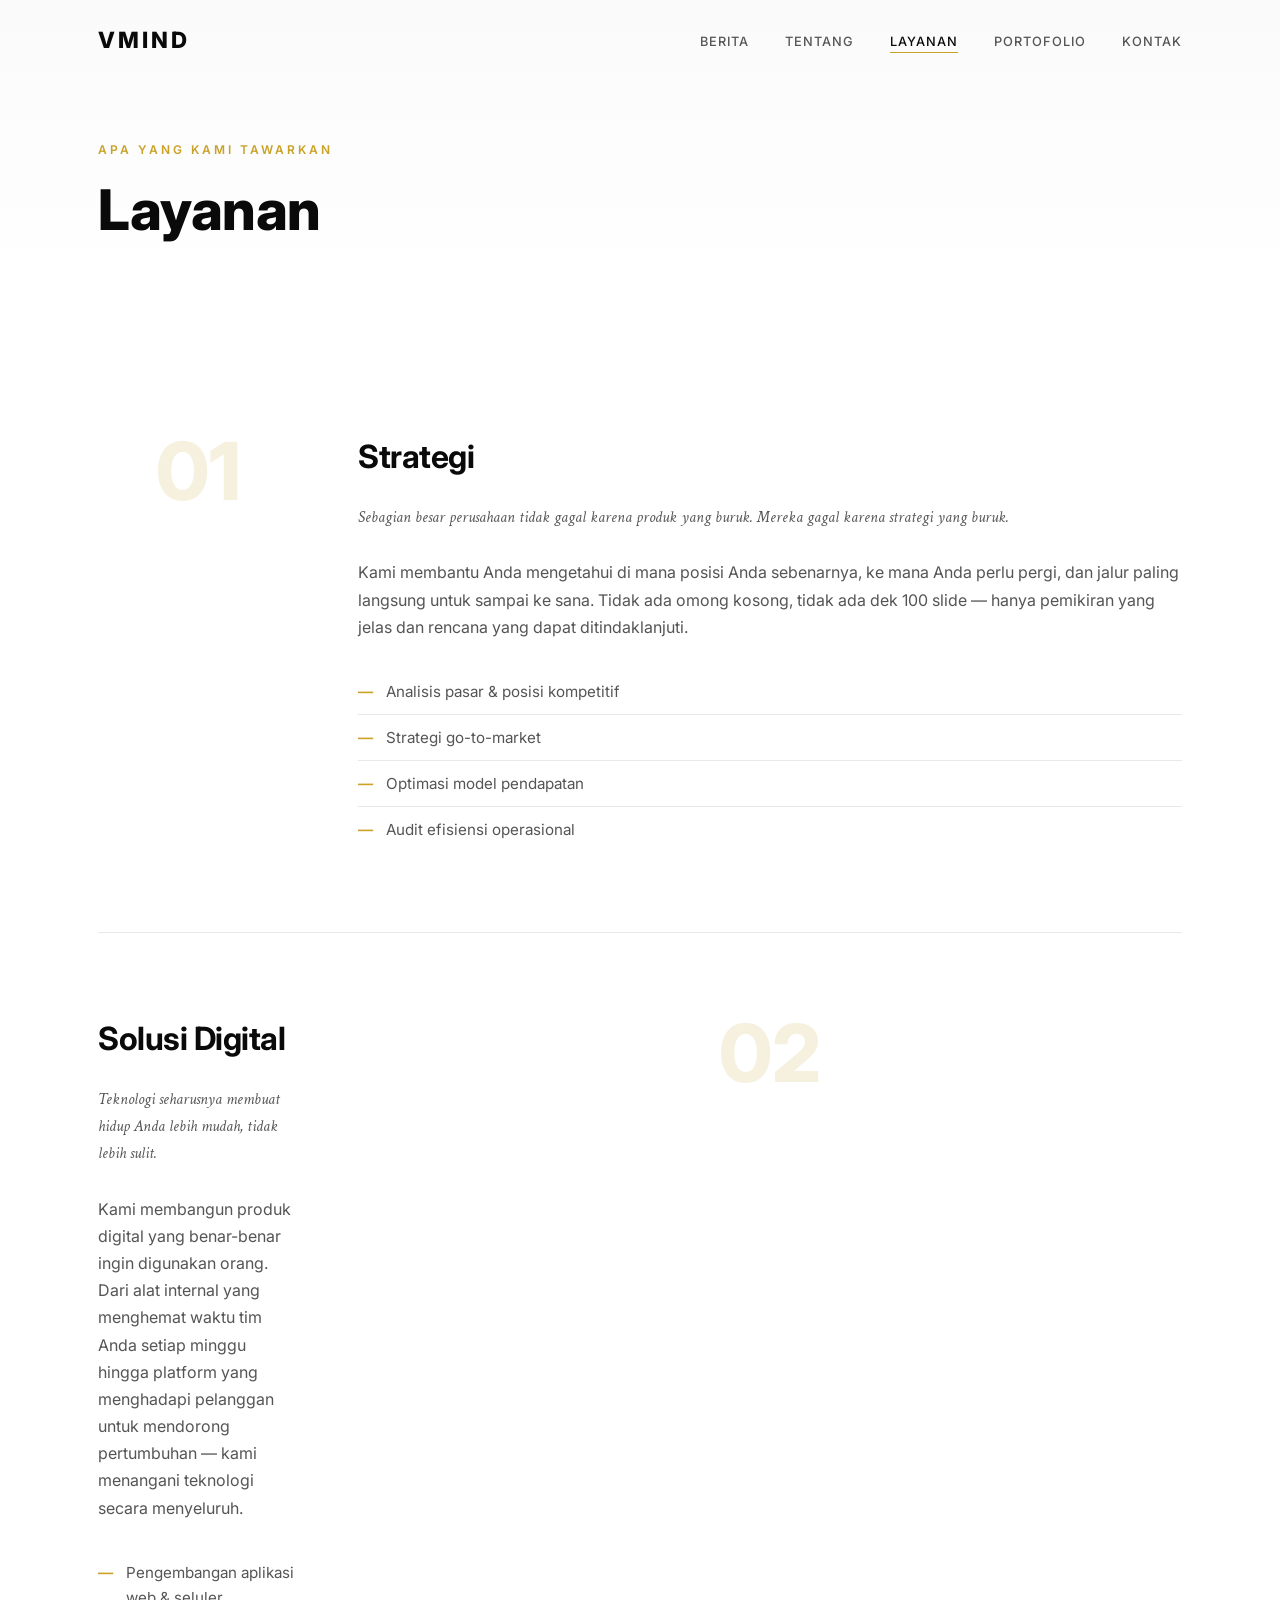
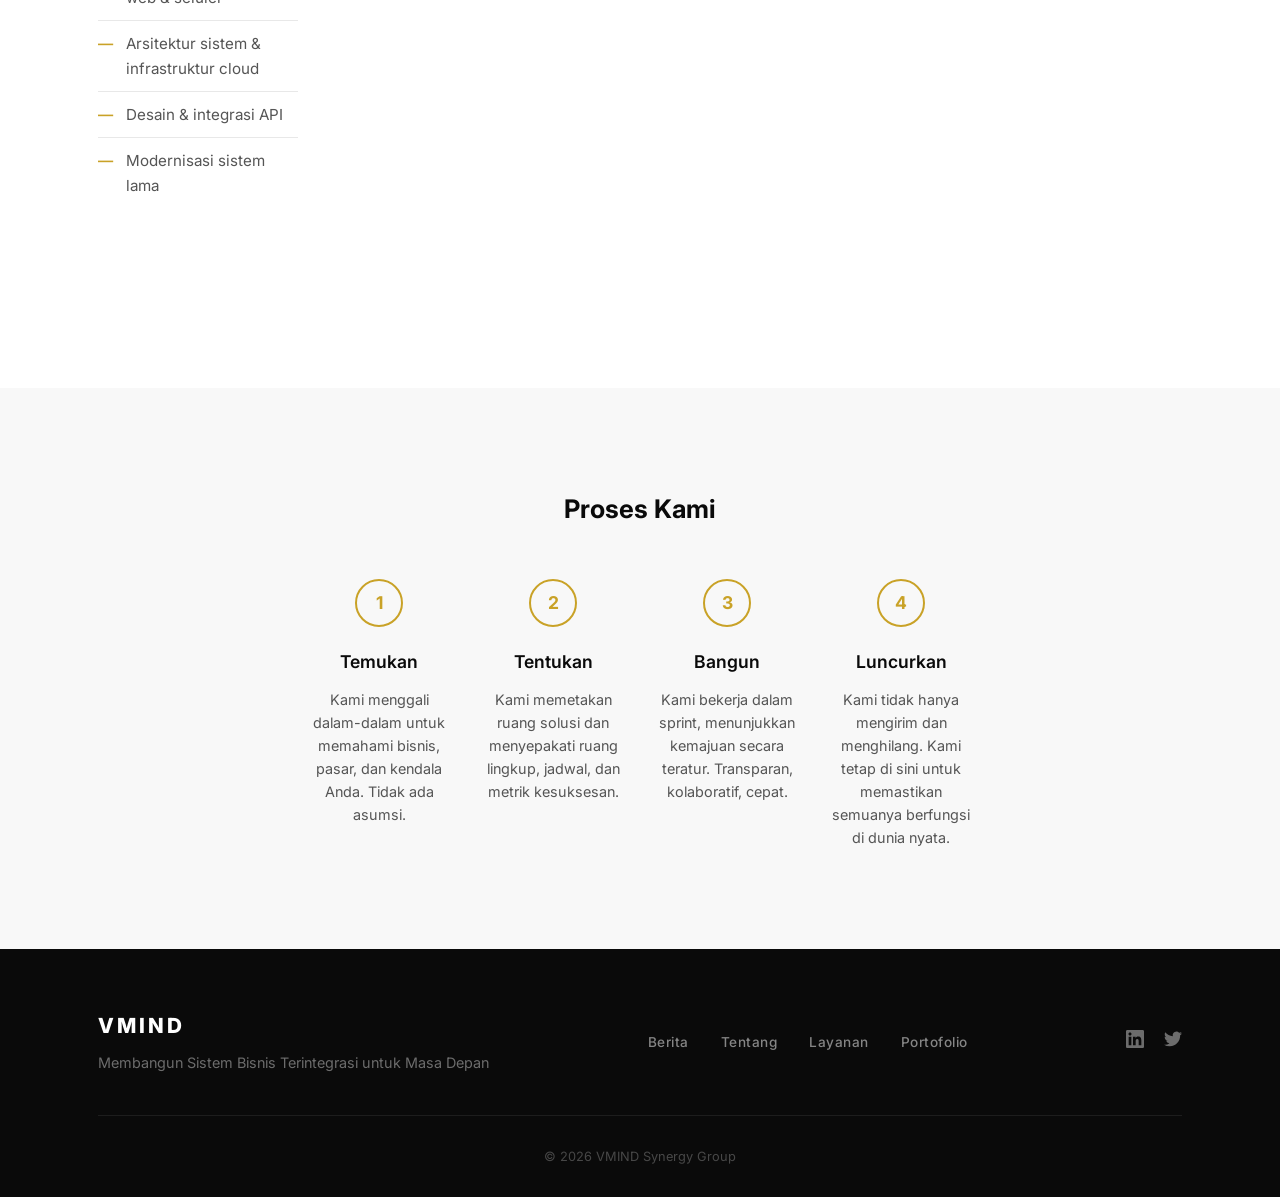
<file: services.html>
<!DOCTYPE html>
<html lang="id">
<head>
    <meta charset="UTF-8">
    <meta name="viewport" content="width=device-width, initial-scale=1.0">
    <title>Layanan — VMIND Synergy Group</title>
    <link rel="preconnect" href="https://fonts.googleapis.com">
    <link href="https://fonts.googleapis.com/css2?family=Inter:wght@300;400;500;600;700;800&family=Crimson+Text:ital,wght@0,400;0,600;1,400&display=swap" rel="stylesheet">
    <link rel="stylesheet" href="styles.css">
</head>
<body>
    <nav class="navbar" id="navbar">
        <div class="container nav-inner">
            <a href="index.html" class="logo">VMIND</a>
            <button class="menu-toggle" id="menuToggle" aria-label="Menu">
                <span></span>
                <span></span>
            </button>
            <ul class="nav-links" id="navLinks">
                <li><a href="index.html">Berita</a></li>
                <li><a href="about.html">Tentang</a></li>
                <li><a href="services.html" class="active">Layanan</a></li>
                <li><a href="portfolio.html">Portofolio</a></li>
                <li><a href="index.html#kontak">Kontak</a></li>
            </ul>
        </div>
    </nav>

    <header class="page-header compact">
        <div class="container">
            <p class="header-label">Apa yang Kami Tawarkan</p>
            <h1>Layanan</h1>
        </div>
    </header>

    <main>
        <section class="services-detail">
            <div class="container">
                <div class="service-block">
                    <div class="service-visual">
                        <span class="service-num">01</span>
                    </div>
                    <div class="service-info">
                        <h2>Strategi</h2>
                        <p class="service-lead">Sebagian besar perusahaan tidak gagal karena produk yang buruk. Mereka gagal karena strategi yang buruk.</p>
                        <p>Kami membantu Anda mengetahui di mana posisi Anda sebenarnya, ke mana Anda perlu pergi, dan jalur paling langsung untuk sampai ke sana. Tidak ada omong kosong, tidak ada dek 100 slide — hanya pemikiran yang jelas dan rencana yang dapat ditindaklanjuti.</p>
                        <ul class="service-list">
                            <li>Analisis pasar & posisi kompetitif</li>
                            <li>Strategi go-to-market</li>
                            <li>Optimasi model pendapatan</li>
                            <li>Audit efisiensi operasional</li>
                        </ul>
                    </div>
                </div>

                <div class="service-block reverse">
                    <div class="service-visual">
                        <span class="service-num">02</span>
                    </div>
                    <div class="service-info">
                        <h2>Solusi Digital</h2>
                        <p class="service-lead">Teknologi seharusnya membuat hidup Anda lebih mudah, tidak lebih sulit.</p>
                        <p>Kami membangun produk digital yang benar-benar ingin digunakan orang. Dari alat internal yang menghemat waktu tim Anda setiap minggu hingga platform yang menghadapi pelanggan untuk mendorong pertumbuhan — kami menangani teknologi secara menyeluruh.</p>
                        <ul class="service-list">
                            <li>Pengembangan aplikasi web & seluler</li>
                            <li>Arsitektur sistem & infrastruktur cloud</li>
                            <li>Desain & integrasi API</li>
                            <li>Modernisasi sistem lama</li>
                        </ul>
                    </div>
                </div>
            </div>
        </section>

        <section class="process-section">
            <div class="container narrow">
                <h2>Proses Kami</h2>
                <div class="process-steps">
                    <div class="step">
                        <span class="step-num">1</span>
                        <h4>Temukan</h4>
                        <p>Kami menggali dalam-dalam untuk memahami bisnis, pasar, dan kendala Anda. Tidak ada asumsi.</p>
                    </div>
                    <div class="step">
                        <span class="step-num">2</span>
                        <h4>Tentukan</h4>
                        <p>Kami memetakan ruang solusi dan menyepakati ruang lingkup, jadwal, dan metrik kesuksesan.</p>
                    </div>
                    <div class="step">
                        <span class="step-num">3</span>
                        <h4>Bangun</h4>
                        <p>Kami bekerja dalam sprint, menunjukkan kemajuan secara teratur. Transparan, kolaboratif, cepat.</p>
                    </div>
                    <div class="step">
                        <span class="step-num">4</span>
                        <h4>Luncurkan</h4>
                        <p>Kami tidak hanya mengirim dan menghilang. Kami tetap di sini untuk memastikan semuanya berfungsi di dunia nyata.</p>
                    </div>
                </div>
            </div>
        </section>
    </main>

    <footer class="site-footer">
        <div class="container">
            <div class="footer-main">
                <div class="footer-brand">
                    <span class="footer-logo">VMIND</span>
                    <p>Membangun Sistem Bisnis Terintegrasi untuk Masa Depan</p>
                </div>
                <div class="footer-nav">
                    <a href="index.html">Berita</a>
                    <a href="about.html">Tentang</a>
                    <a href="services.html">Layanan</a>
                    <a href="portfolio.html">Portofolio</a>
                </div>
                <div class="footer-social">
                    <a href="#" aria-label="LinkedIn">
                        <svg width="18" height="18" viewBox="0 0 24 24" fill="currentColor"><path d="M20.447 20.452h-3.554v-5.569c0-1.328-.027-3.037-1.852-3.037-1.853 0-2.136 1.445-2.136 2.939v5.667H9.351V9h3.414v1.561h.046c.477-.9 1.637-1.85 3.37-1.85 3.601 0 4.267 2.37 4.267 5.455v6.286zM5.337 7.433c-1.144 0-2.063-.926-2.063-2.065 0-1.138.92-2.063 2.063-2.063 1.14 0 2.064.925 2.064 2.063 0 1.139-.925 2.065-2.064 2.065zm1.782 13.019H3.555V9h3.564v11.452zM22.225 0H1.771C.792 0 0 .774 0 1.729v20.542C0 23.227.792 24 1.771 24h20.451C23.2 24 24 23.227 24 22.271V1.729C24 .774 23.2 0 22.222 0h.003z"/></svg>
                    </a>
                    <a href="#" aria-label="Twitter">
                        <svg width="18" height="18" viewBox="0 0 24 24" fill="currentColor"><path d="M23.953 4.57a10 10 0 01-2.825.775 4.958 4.958 0 002.163-2.723c-.951.555-2.005.959-3.127 1.184a4.92 4.92 0 00-8.384 4.482C7.69 8.095 4.067 6.13 1.64 3.162a4.822 4.822 0 00-.666 2.475c0 1.71.87 3.213 2.188 4.096a4.904 4.904 0 01-2.228-.616v.06a4.923 4.923 0 003.946 4.827 4.996 4.996 0 01-2.212.085 4.936 4.936 0 004.604 3.417 9.867 9.867 0 01-6.102 2.105c-.39 0-.779-.023-1.17-.067a13.995 13.995 0 007.557 2.209c9.053 0 13.998-7.496 13.998-13.985 0-.21 0-.42-.015-.63A9.935 9.935 0 0024 4.59z"/></svg>
                    </a>
                </div>
            </div>
            <div class="footer-bottom">
                <p>© 2026 VMIND Synergy Group</p>
            </div>
        </div>
    </footer>

    <button class="back-top" id="backTop" aria-label="Kembali ke atas">
        <svg width="16" height="16" viewBox="0 0 24 24" fill="none" stroke="currentColor" stroke-width="2.5">
            <path d="M18 15l-6-6-6 6"/>
        </svg>
    </button>

    <script src="script.js"></script>
</body>
</html>
</file>
<file: styles.css>
/* ========================================
   VMIND SYNERGY GROUP
   Bahasa Indonesia — Rapi & Terstruktur
   ======================================== */

:root {
    --bg: #FFFFFF;
    --bg-alt: #F8F8F8;
    --text: #0A0A0A;
    --text-secondary: #555555;
    --text-muted: #888888;
    --gold: #C9A227;
    --gold-light: rgba(201, 162, 39, 0.08);
    --border: #E8E8E8;
    --border-dark: #D0D0D0;
    --font-body: 'Inter', -apple-system, BlinkMacSystemFont, sans-serif;
    --font-serif: 'Crimson Text', Georgia, serif;
    --ease: cubic-bezier(0.25, 0.46, 0.45, 0.94);
}

*, *::before, *::after {
    margin: 0;
    padding: 0;
    box-sizing: border-box;
}

html {
    scroll-behavior: smooth;
}

body {
    font-family: var(--font-body);
    color: var(--text);
    background: var(--bg);
    line-height: 1.65;
    font-size: 16px;
    -webkit-font-smoothing: antialiased;
}

img {
    max-width: 100%;
    display: block;
}

a {
    color: inherit;
    text-decoration: none;
}

/* ========================================
   KONTAINER
   ======================================== */

.container {
    width: 100%;
    max-width: 1140px;
    margin: 0 auto;
    padding: 0 28px;
}

.container.narrow {
    max-width: 720px;
}

/* ========================================
   NAVIGASI
   ======================================== */

.navbar {
    position: fixed;
    top: 0;
    left: 0;
    right: 0;
    z-index: 100;
    padding: 22px 0;
    transition: all 0.3s var(--ease);
    background: transparent;
}

.navbar.scrolled {
    background: rgba(255, 255, 255, 0.96);
    backdrop-filter: blur(12px);
    padding: 14px 0;
    box-shadow: 0 1px 0 rgba(0, 0, 0, 0.04);
}

.nav-inner {
    display: flex;
    align-items: center;
    justify-content: space-between;
}

.logo {
    font-size: 1.4rem;
    font-weight: 800;
    letter-spacing: 3px;
    color: var(--text);
}

.nav-links {
    display: flex;
    gap: 36px;
    list-style: none;
}

.nav-links a {
    font-size: 0.8rem;
    font-weight: 500;
    letter-spacing: 1px;
    text-transform: uppercase;
    color: var(--text-secondary);
    position: relative;
    padding-bottom: 4px;
    transition: color 0.2s;
}

.nav-links a::after {
    content: '';
    position: absolute;
    bottom: 0;
    left: 0;
    width: 0;
    height: 1.5px;
    background: var(--gold);
    transition: width 0.3s var(--ease);
}

.nav-links a:hover,
.nav-links a.active {
    color: var(--text);
}

.nav-links a:hover::after,
.nav-links a.active::after {
    width: 100%;
}

/* Tombol Menu Mobile */
.menu-toggle {
    display: none;
    flex-direction: column;
    gap: 6px;
    padding: 4px;
    background: none;
    border: none;
    cursor: pointer;
}

.menu-toggle span {
    display: block;
    width: 22px;
    height: 1.5px;
    background: var(--text);
    transition: all 0.3s;
}

.menu-toggle.active span:first-child {
    transform: rotate(45deg) translate(3px, 3px);
}

.menu-toggle.active span:last-child {
    transform: rotate(-45deg) translate(3px, -3px);
}

/* ========================================
   HEADER HALAMAN
   ======================================== */

.page-header {
    padding: 160px 0 80px;
    background: linear-gradient(180deg, #FAFAFA 0%, var(--bg) 100%);
}

.page-header.compact {
    padding: 140px 0 50px;
}

.header-label {
    font-size: 0.75rem;
    font-weight: 600;
    letter-spacing: 3px;
    text-transform: uppercase;
    color: var(--gold);
    margin-bottom: 20px;
}

.page-header h1 {
    font-size: clamp(2.2rem, 5vw, 3.5rem);
    font-weight: 800;
    letter-spacing: -0.5px;
    line-height: 1.1;
}

.header-desc {
    font-family: var(--font-serif);
    font-size: 1.25rem;
    color: var(--text-secondary);
    margin-top: 20px;
    max-width: 560px;
    line-height: 1.5;
    font-style: italic;
}

/* ========================================
   BERITA UTAMA
   ======================================== */

.featured-story {
    padding: 0 0 100px;
}

.featured-article {
    display: grid;
    grid-template-columns: 1.1fr 1fr;
    gap: 0;
    border: 1px solid var(--border);
}

.featured-visual {
    position: relative;
    overflow: hidden;
    min-height: 420px;
}

.featured-visual img {
    width: 100%;
    height: 100%;
    object-fit: cover;
    transition: transform 0.8s var(--ease);
}

.featured-article:hover .featured-visual img {
    transform: scale(1.03);
}

.featured-badge {
    position: absolute;
    top: 24px;
    left: 24px;
    background: var(--gold);
    color: var(--bg);
    font-size: 0.7rem;
    font-weight: 700;
    letter-spacing: 2px;
    text-transform: uppercase;
    padding: 8px 16px;
}

.featured-text {
    padding: 56px 48px;
    display: flex;
    flex-direction: column;
    justify-content: center;
}

.featured-text time {
    font-size: 0.8rem;
    color: var(--text-muted);
    letter-spacing: 1px;
    text-transform: uppercase;
    margin-bottom: 20px;
    display: block;
}

.featured-text h2 {
    font-size: clamp(1.6rem, 3vw, 2.2rem);
    font-weight: 700;
    line-height: 1.25;
    margin-bottom: 20px;
}

.featured-text h2 a {
    transition: color 0.2s;
}

.featured-text h2 a:hover {
    color: var(--gold);
}

.featured-text p {
    color: var(--text-secondary);
    line-height: 1.7;
    margin-bottom: 28px;
    font-size: 1.05rem;
}

.text-link {
    font-size: 0.9rem;
    font-weight: 600;
    letter-spacing: 0.5px;
    display: inline-flex;
    align-items: center;
    gap: 8px;
    transition: color 0.2s;
}

.text-link:hover {
    color: var(--gold);
}

.arrow {
    transition: transform 0.2s;
}

.text-link:hover .arrow {
    transform: translateX(4px);
}

/* ========================================
   PEMBARUAN TERBARU
   ======================================== */

.updates-section {
    padding: 0 0 100px;
}

.section-intro {
    margin-bottom: 56px;
}

.section-intro h2 {
    font-size: 1.8rem;
    font-weight: 700;
    margin-bottom: 8px;
}

.section-intro p {
    color: var(--text-muted);
    font-size: 1.05rem;
}

.updates-list {
    display: grid;
    grid-template-columns: repeat(3, 1fr);
    gap: 32px;
}

.update-item {
    border: 1px solid var(--border);
    transition: all 0.3s var(--ease);
}

.update-item:hover {
    border-color: var(--border-dark);
    transform: translateY(-3px);
    box-shadow: 0 8px 30px rgba(0, 0, 0, 0.06);
}

.update-thumb {
    overflow: hidden;
    height: 200px;
}

.update-thumb img {
    width: 100%;
    height: 100%;
    object-fit: cover;
    transition: transform 0.6s var(--ease);
}

.update-item:hover .update-thumb img {
    transform: scale(1.05);
}

.update-body {
    padding: 28px;
}

.update-body time {
    font-size: 0.75rem;
    color: var(--text-muted);
    letter-spacing: 1px;
    text-transform: uppercase;
    display: block;
    margin-bottom: 12px;
}

.update-body h3 {
    font-size: 1.15rem;
    font-weight: 600;
    line-height: 1.35;
    margin-bottom: 12px;
}

.update-body h3 a:hover {
    color: var(--gold);
}

.update-body p {
    font-size: 0.95rem;
    color: var(--text-secondary);
    line-height: 1.65;
    margin-bottom: 18px;
}

.read-link {
    font-size: 0.85rem;
    font-weight: 600;
    letter-spacing: 0.5px;
    color: var(--text);
    position: relative;
}

.read-link::after {
    content: '';
    position: absolute;
    bottom: -2px;
    left: 0;
    width: 100%;
    height: 1px;
    background: var(--gold);
    transform: scaleX(0);
    transform-origin: left;
    transition: transform 0.3s var(--ease);
}

.read-link:hover::after {
    transform: scaleX(1);
}

/* ========================================
   FOKUS MINGGUAN
   ======================================== */

.weekly-focus {
    padding: 100px 0;
    background: var(--bg-alt);
}

.focus-header {
    margin-bottom: 56px;
}

.focus-header h2 {
    font-size: 1.8rem;
    font-weight: 700;
    margin-bottom: 8px;
}

.focus-header p {
    color: var(--text-muted);
}

.focus-items {
    display: grid;
    grid-template-columns: repeat(3, 1fr);
    gap: 40px;
}

.focus-block {
    position: relative;
    padding-left: 24px;
    border-left: 2px solid var(--border);
}

.focus-num {
    position: absolute;
    left: -12px;
    top: 0;
    background: var(--bg-alt);
    padding: 0 6px;
    font-size: 0.75rem;
    font-weight: 700;
    color: var(--gold);
    letter-spacing: 1px;
}

.focus-content h4 {
    font-size: 1.15rem;
    font-weight: 600;
    margin-bottom: 10px;
}

.focus-content p {
    font-size: 0.95rem;
    color: var(--text-secondary);
    line-height: 1.6;
}

/* ========================================
   LINIMASA
   ======================================== */

.timeline-section {
    padding: 100px 0;
}

.timeline-header {
    margin-bottom: 60px;
}

.timeline-header h2 {
    font-size: 1.8rem;
    font-weight: 700;
    margin-bottom: 8px;
}

.timeline-header p {
    color: var(--text-muted);
}

.timeline {
    display: flex;
    align-items: flex-start;
    gap: 0;
    position: relative;
}

.timeline-connector {
    flex: 1;
    height: 1px;
    background: var(--border);
    margin-top: 20px;
    position: relative;
}   /* ← tambahin ini */

.timeline-connector::after {
    content: '';
    position: absolute;
    right: 0;
    top: -3px;
    width: 7px;
    height: 7px;
    border-radius: 50%;
    background: var(--border);
}


.timeline-node {
    flex: 0 0 220px;
    text-align: center;
    position: relative;
}

.node-dot {
    width: 14px;
    height: 14px;
    border-radius: 50%;
    background: var(--bg);
    border: 2px solid var(--border);
    margin: 0 auto 20px;
    transition: all 0.3s;
}

.timeline-node.active .node-dot {
    background: var(--gold);
    border-color: var(--gold);
    box-shadow: 0 0 0 5px rgba(201, 162, 39, 0.1);
}

.node-year {
    display: block;
    font-size: 1.3rem;
    font-weight: 700;
    margin-bottom: 4px;
}

.node-phase {
    font-size: 0.85rem;
    font-weight: 600;
    letter-spacing: 1px;
    text-transform: uppercase;
    color: var(--text-muted);
}

.node-desc {
    font-size: 0.85rem;
    color: var(--text-secondary);
    margin-top: 12px;
    line-height: 1.5;
}

/* ========================================
   LAYANAN SINGKAT
   ======================================== */

.quick-services {
    padding: 100px 0;
    border-top: 1px solid var(--border);
}

.quick-header {
    display: flex;
    justify-content: space-between;
    align-items: baseline;
    margin-bottom: 48px;
}

.quick-header h2 {
    font-size: 1.8rem;
    font-weight: 700;
}

.view-all {
    font-size: 0.9rem;
    font-weight: 500;
    color: var(--text-secondary);
    transition: color 0.2s;
}

.view-all:hover {
    color: var(--gold);
}

.quick-grid {
    display: grid;
    grid-template-columns: repeat(3, 1fr);
    gap: 32px;
}

.quick-card {
    padding: 40px 32px;
    border: 1px solid var(--border);
    transition: all 0.3s var(--ease);
}

.quick-card:hover {
    border-color: var(--gold);
    background: var(--gold-light);
}

.quick-icon {
    color: var(--gold);
    margin-bottom: 24px;
}

.quick-card h4 {
    font-size: 1.15rem;
    font-weight: 600;
    margin-bottom: 12px;
}

.quick-card p {
    font-size: 0.95rem;
    color: var(--text-secondary);
    line-height: 1.6;
}

/* ========================================
   KONTAK CTA
   ======================================== */

.contact-cta {
    padding: 120px 0;
    background: var(--text);
    color: var(--bg);
    text-align: center;
}

.cta-inner h2 {
    font-size: clamp(1.8rem, 4vw, 2.8rem);
    font-weight: 800;
    margin-bottom: 16px;
    letter-spacing: -0.5px;
}

.cta-inner > p {
    font-family: var(--font-serif);
    font-size: 1.2rem;
    color: rgba(255, 255, 255, 0.6);
    margin-bottom: 40px;
    font-style: italic;
}

.btn-primary {
    display: inline-flex;
    align-items: center;
    padding: 16px 40px;
    background: var(--gold);
    color: var(--text);
    font-size: 0.85rem;
    font-weight: 700;
    letter-spacing: 1.5px;
    text-transform: uppercase;
    transition: all 0.3s var(--ease);
    cursor: pointer;
    border: none;
}

.btn-primary:hover {
    background: var(--bg);
    transform: translateY(-2px);
    box-shadow: 0 10px 30px rgba(0, 0, 0, 0.2);
}

/* ========================================
   FOOTER
   ======================================== */

.site-footer {
    background: #0A0A0A;
    color: rgba(255, 255, 255, 0.5);
    padding: 60px 0 30px;
}

.footer-main {
    display: flex;
    justify-content: space-between;
    align-items: center;
    padding-bottom: 40px;
    border-bottom: 1px solid rgba(255, 255, 255, 0.08);
    margin-bottom: 30px;
}

.footer-logo {
    font-size: 1.3rem;
    font-weight: 800;
    letter-spacing: 3px;
    color: var(--bg);
    display: block;
    margin-bottom: 8px;
}

.footer-brand p {
    font-size: 0.9rem;
    color: rgba(255, 255, 255, 0.4);
}

.footer-nav {
    display: flex;
    gap: 32px;
}

.footer-nav a {
    font-size: 0.85rem;
    font-weight: 500;
    letter-spacing: 0.5px;
    transition: color 0.2s;
}

.footer-nav a:hover {
    color: var(--gold);
}

.footer-social {
    display: flex;
    gap: 20px;
}

.footer-social a {
    color: rgba(255, 255, 255, 0.4);
    transition: color 0.2s;
}

.footer-social a:hover {
    color: var(--gold);
}

.footer-bottom {
    text-align: center;
}

.footer-bottom p {
    font-size: 0.8rem;
    color: rgba(255, 255, 255, 0.25);
}

/* ========================================
   KEMBALI KE ATAS
   ======================================== */

.back-top {
    position: fixed;
    bottom: 28px;
    right: 28px;
    width: 44px;
    height: 44px;
    background: var(--text);
    color: var(--bg);
    border-radius: 50%;
    display: flex;
    align-items: center;
    justify-content: center;
    opacity: 0;
    visibility: hidden;
    transform: translateY(10px);
    transition: all 0.3s var(--ease);
    z-index: 99;
    border: none;
    cursor: pointer;
}

.back-top.visible {
    opacity: 1;
    visibility: visible;
    transform: translateY(0);
}

.back-top:hover {
    background: var(--gold);
    color: var(--text);
}

/* ========================================
   HALAMAN TENTANG
   ======================================== */

.about-intro {
    padding: 60px 0 80px;
}

.lead-text {
    font-family: var(--font-serif);
    font-size: 1.5rem;
    line-height: 1.5;
    color: var(--text);
    margin-bottom: 24px;
    font-style: italic;
}

.about-intro p {
    font-size: 1.05rem;
    color: var(--text-secondary);
    margin-bottom: 16px;
    line-height: 1.7;
}

.about-values {
    padding: 80px 0;
    background: var(--bg-alt);
}

.about-values h2 {
    font-size: 1.6rem;
    font-weight: 700;
    margin-bottom: 48px;
}

.values-grid {
    display: grid;
    grid-template-columns: repeat(2, 1fr);
    gap: 48px;
}

.value-item {
    position: relative;
    padding-left: 60px;
}

.value-num {
    position: absolute;
    left: 0;
    top: 0;
    font-size: 2rem;
    font-weight: 800;
    color: var(--gold);
    opacity: 0.3;
    line-height: 1;
}

.value-item h4 {
    font-size: 1.2rem;
    font-weight: 600;
    margin-bottom: 12px;
}

.value-item p {
    font-size: 0.95rem;
    color: var(--text-secondary);
    line-height: 1.6;
}

.about-team {
    padding: 100px 0;
}

.about-team h2 {
    font-size: 1.6rem;
    font-weight: 700;
    margin-bottom: 8px;
}

.team-sub {
    color: var(--text-muted);
    margin-bottom: 48px;
    font-size: 1.05rem;
}

.team-grid {
    display: grid;
    grid-template-columns: repeat(3, 1fr);
    gap: 40px;
}

.team-member {
    text-align: center;
}

.member-photo {
    width: 160px;
    height: 160px;
    border-radius: 50%;
    overflow: hidden;
    margin: 0 auto 24px;
    border: 3px solid var(--border);
    transition: border-color 0.3s;
}

.team-member:hover .member-photo {
    border-color: var(--gold);
}

.member-photo img {
    width: 100%;
    height: 100%;
    object-fit: cover;
}

.team-member h4 {
    font-size: 1.15rem;
    font-weight: 600;
    margin-bottom: 4px;
}

.member-role {
    font-size: 0.85rem;
    color: var(--gold);
    font-weight: 500;
    margin-bottom: 12px;
}

.member-bio {
    font-size: 0.9rem;
    color: var(--text-secondary);
    line-height: 1.6;
}

/* ========================================
   HALAMAN LAYANAN
   ======================================== */

.services-detail {
    padding: 60px 0 100px;
}

.service-block {
    display: grid;
    grid-template-columns: 200px 1fr;
    gap: 60px;
    padding: 80px 0;
    border-bottom: 1px solid var(--border);
}

.service-block:last-child {
    border-bottom: none;
}

.service-block.reverse {
    grid-template-columns: 1fr 200px;
    direction: rtl;
}

.service-block.reverse > * {
    direction: ltr;
}

.service-visual {
    display: flex;
    align-items: flex-start;
    justify-content: center;
}

.service-num {
    font-size: 5rem;
    font-weight: 800;
    color: var(--gold);
    opacity: 0.15;
    line-height: 1;
}

.service-info h2 {
    font-size: 2rem;
    font-weight: 700;
    margin-bottom: 20px;
    letter-spacing: -0.5px;
}

.service-lead {
    font-family: var(--font-serif);
    font-size: 1.3rem;
    color: var(--text-secondary);
    margin-bottom: 20px;
    line-height: 1.4;
    font-style: italic;
}

.service-info > p {
    font-size: 1rem;
    color: var(--text-secondary);
    line-height: 1.7;
    margin-bottom: 28px;
}

.service-list {
    list-style: none;
}

.service-list li {
    padding: 10px 0 10px 28px;
    position: relative;
    font-size: 0.95rem;
    color: var(--text-secondary);
    border-bottom: 1px solid var(--border);
}

.service-list li:last-child {
    border-bottom: none;
}

.service-list li::before {
    content: '—';
    position: absolute;
    left: 0;
    color: var(--gold);
    font-weight: 600;
}

.process-section {
    padding: 100px 0;
    background: var(--bg-alt);
}

.process-section h2 {
    font-size: 1.6rem;
    font-weight: 700;
    margin-bottom: 48px;
    text-align: center;
}

.process-steps {
    display: grid;
    grid-template-columns: repeat(4, 1fr);
    gap: 32px;
}

.step {
    text-align: center;
}

.step-num {
    display: inline-flex;
    align-items: center;
    justify-content: center;
    width: 48px;
    height: 48px;
    border-radius: 50%;
    border: 2px solid var(--gold);
    color: var(--gold);
    font-size: 1.1rem;
    font-weight: 700;
    margin-bottom: 20px;
}

.step h4 {
    font-size: 1.1rem;
    font-weight: 600;
    margin-bottom: 12px;
}

.step p {
    font-size: 0.9rem;
    color: var(--text-secondary);
    line-height: 1.6;
}

/* ========================================
   HALAMAN PORTOFOLIO
   ======================================== */

.portfolio-intro {
    padding: 40px 0 60px;
}

.portfolio-grid {
    padding: 0 0 100px;
}

.project-list {
    display: grid;
    grid-template-columns: repeat(2, 1fr);
    gap: 40px;
}

.project-card {
    border: 1px solid var(--border);
    transition: all 0.3s var(--ease);
}

.project-card:hover {
    border-color: var(--border-dark);
    transform: translateY(-3px);
    box-shadow: 0 12px 40px rgba(0, 0, 0, 0.08);
}

.project-image {
    position: relative;
    overflow: hidden;
    height: 300px;
}

.project-image img {
    width: 100%;
    height: 100%;
    object-fit: cover;
    transition: transform 0.6s var(--ease);
}

.project-card:hover .project-image img {
    transform: scale(1.03);
}

.project-tag {
    position: absolute;
    top: 20px;
    left: 20px;
    background: var(--text);
    color: var(--bg);
    font-size: 0.7rem;
    font-weight: 600;
    letter-spacing: 1.5px;
    text-transform: uppercase;
    padding: 6px 14px;
}

.project-placeholder {
    width: 100%;
    height: 100%;
    background: var(--bg-alt);
    display: flex;
    align-items: center;
    justify-content: center;
}

.project-placeholder span {
    font-family: var(--font-serif);
    font-size: 1.3rem;
    color: var(--text-muted);
    font-style: italic;
}

.project-info {
    padding: 32px;
}

.project-info h3 {
    font-size: 1.3rem;
    font-weight: 700;
    margin-bottom: 8px;
}

.project-meta {
    font-size: 0.8rem;
    color: var(--text-muted);
    letter-spacing: 0.5px;
    text-transform: uppercase;
    margin-bottom: 16px;
}

.project-info > p {
    font-size: 0.95rem;
    color: var(--text-secondary);
    line-height: 1.65;
    margin-bottom: 20px;
}

.project-status {
    display: inline-block;
    font-size: 0.75rem;
    font-weight: 600;
    letter-spacing: 1px;
    text-transform: uppercase;
    padding: 6px 14px;
    border-radius: 2px;
}

.project-status.in-progress {
    background: var(--gold-light);
    color: var(--gold);
}

.project-status.planned {
    background: var(--bg-alt);
    color: var(--text-muted);
}

.portfolio-cta {
    padding: 80px 0;
    text-align: center;
    border-top: 1px solid var(--border);
}

.cta-text {
    font-family: var(--font-serif);
    font-size: 1.4rem;
    color: var(--text-secondary);
    font-style: italic;
}

.cta-text a {
    color: var(--gold);
    font-weight: 600;
    border-bottom: 1px solid var(--gold);
    transition: all 0.2s;
}

.cta-text a:hover {
    color: var(--text);
    border-color: var(--text);
}

/* ========================================
   HALAMAN ARTIKEL
   ======================================== */

.article-page {
    padding: 40px 0 80px;
    max-width: 720px;
    margin: 0 auto;
}

/* Header Artikel */
.article-header {
    padding: 0 24px;
    margin-bottom: 48px;
}

.article-header time {
    font-size: 0.85rem;
    color: var(--gold);
    font-weight: 600;
    letter-spacing: 2px;
    text-transform: uppercase;
    display: block;
    margin-bottom: 20px;
}

.article-header h1 {
    font-size: clamp(1.6rem, 4vw, 2.4rem);
    font-weight: 800;
    line-height: 1.2;
    letter-spacing: -0.5px;
    margin-bottom: 0;
}

/* Gambar Hero */
.article-hero {
    width: 100%;
    max-height: 400px;
    object-fit: cover;
    margin-bottom: 48px;
}

/* Body Artikel */
.article-body {
    padding: 0 24px;
}

.article-body p {
    font-size: 1.05rem;
    line-height: 1.8;
    color: var(--text-secondary);
    margin-bottom: 24px;
}

/* Drop Cap — Huruf Besar Awal */
.article-body > p:first-child::first-letter {
    font-family: var(--font-serif);
    font-size: 4rem;
    font-weight: 600;
    float: left;
    line-height: 0.8;
    padding-right: 12px;
    padding-top: 8px;
    color: var(--gold);
}

/* Blockquote */
.article-body blockquote {
    border-left: 3px solid var(--gold);
    padding: 16px 0 16px 28px;
    margin: 32px 24px;
    font-family: var(--font-serif);
    font-size: 1.25rem;
    font-style: italic;
    color: var(--text);
    line-height: 1.5;
}

/* List Bullet */
.article-body p:has(> br) {
    margin-bottom: 16px;
}

/* Navigasi Kembali */
.article-nav {
    padding: 40px 24px 80px;
    max-width: 720px;
    margin: 0 auto;
    border-top: 1px solid var(--border);
}

.back-link {
    font-size: 0.9rem;
    font-weight: 600;
    letter-spacing: 0.5px;
    color: var(--text-secondary);
    transition: color 0.2s;
}

.back-link:hover {
    color: var(--gold);
}


/* ========================================
   RESPONSIVE
   ======================================== */

@media (max-width: 1024px) {
    .featured-article {
        grid-template-columns: 1fr;
    }
    
    .featured-visual {
        min-height: 300px;
    }
    
    .updates-list {
        grid-template-columns: repeat(2, 1fr);
    }
    
    .quick-grid {
        grid-template-columns: repeat(2, 1fr);
    }
    
    .team-grid {
        grid-template-columns: repeat(2, 1fr);
    }
    
    .values-grid {
        grid-template-columns: 1fr;
    }
    
    .process-steps {
        grid-template-columns: repeat(2, 1fr);
    }
    
    .project-list {
        grid-template-columns: 1fr;
    }
    
    .service-block,
    .service-block.reverse {
        grid-template-columns: 1fr;
        direction: ltr;
        gap: 32px;
    }
    
    .service-block.reverse > * {
        direction: ltr;
    }
    
    .service-visual {
        justify-content: flex-start;
    }
    
    .service-num {
        font-size: 3rem;
    }
}

@media (max-width: 768px) {
    .menu-toggle {
        display: flex;
    }
    
    .nav-links {
        position: fixed;
        top: 0;
        right: -100%;
        width: 75%;
        max-width: 320px;
        height: 100vh;
        background: var(--bg);
        flex-direction: column;
        padding: 100px 40px;
        gap: 28px;
        box-shadow: -10px 0 40px rgba(0, 0, 0, 0.1);
        transition: right 0.4s var(--ease);
    }
    
    .nav-links.active {
        right: 0;
    }
    
    .nav-links a {
        font-size: 1rem;
    }
    
    .page-header {
        padding: 120px 0 60px;
    }
    
    .page-header.compact {
        padding: 110px 0 40px;
    }
    
    .featured-text {
        padding: 36px 28px;
    }
    
    .updates-list {
        grid-template-columns: 1fr;
    }
    
    .focus-items {
        grid-template-columns: 1fr;
    }
    
    .quick-grid {
        grid-template-columns: 1fr;
    }
    
    .team-grid {
        grid-template-columns: 1fr;
    }
    
    .timeline {
        flex-direction: column;
        gap: 40px;
    }
    
    .timeline-connector {
        display: none;
    }
    
    .timeline-node {
        flex: none;
        text-align: left;
        display: flex;
        align-items: flex-start;
        gap: 20px;
    }
    
    .node-dot {
        margin: 4px 0 0;
        flex-shrink: 0;
    }
    
    .node-info {
        text-align: left;
    }
    
    .footer-main {
        flex-direction: column;
        gap: 32px;
        text-align: center;
    }
    
    .footer-nav {
        gap: 20px;
    }
    
    .process-steps {
        grid-template-columns: 1fr;
    }
    
    .article-body p:first-child::first-letter {
        font-size: 3rem;
    }
}

@media (max-width: 480px) {
    .container {
        padding: 0 20px;
    }
    
    .page-header {
        padding: 100px 0 40px;
    }
    
    .featured-text {
        padding: 28px 20px;
    }
    
    .update-body {
        padding: 20px;
    }
    
    .quick-card {
        padding: 28px 20px;
    }
    
    .service-block {
        padding: 48px 0;
    }
    
    .project-info {
        padding: 24px 20px;
    }
    
    .back-top {
        bottom: 20px;
        right: 20px;
        width: 40px;
        height: 40px;
    }
}
</file>
